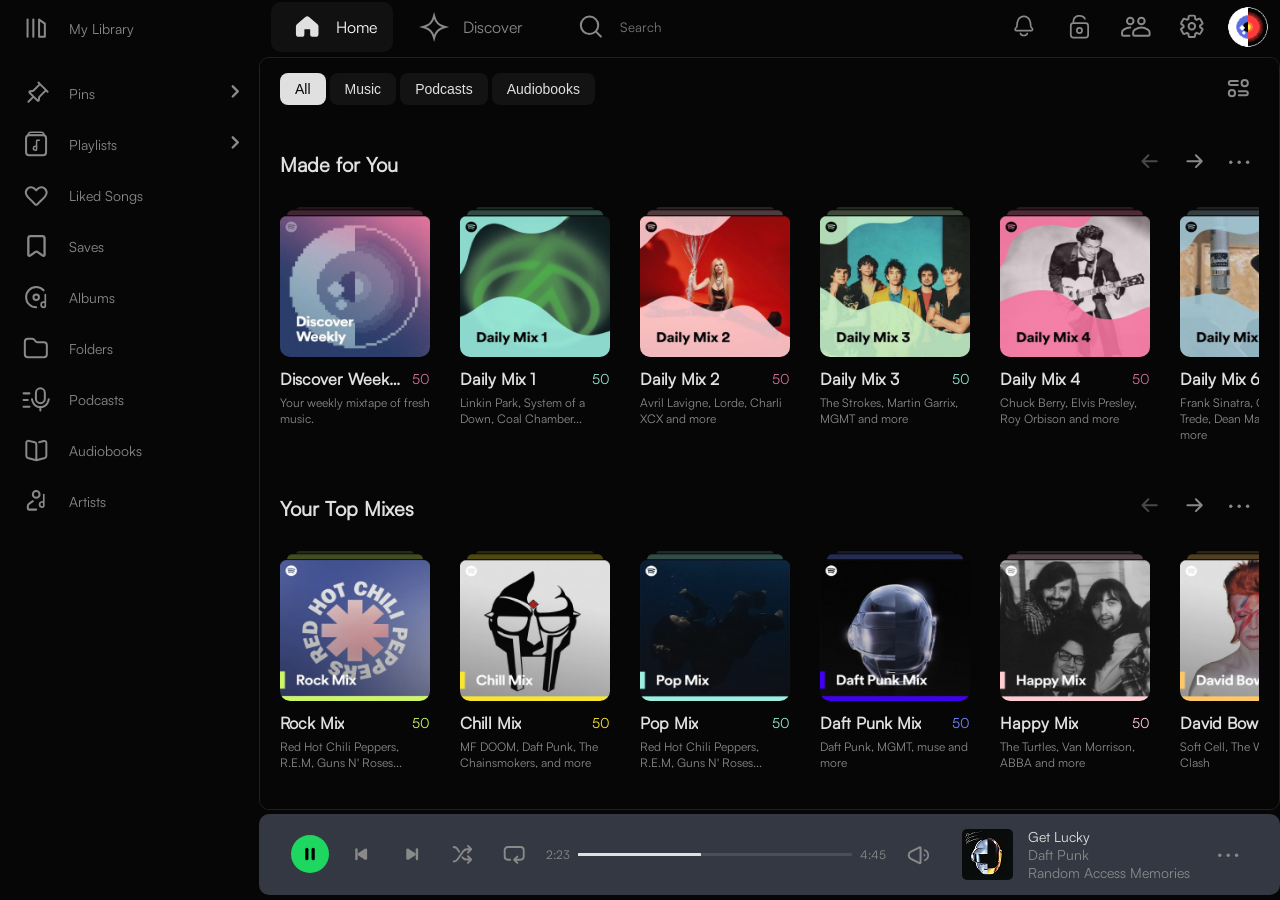
<file: index.html>
<!DOCTYPE html>
<html lang="en">
<head>
    <meta charset="UTF-8">
    <meta name="viewport" content="width=device-width, initial-scale=1.0">
    <title>Spotify</title>
    <link rel="stylesheet" href="css/styles.css" />
</head>
<body>
    <div class="app">
        <!--Left Sidebar-->
        <aside class="sidebar">
            <a href="pages/library.html" class="sidebar-top my-library">
                <img src="images/library-icon.svg" alt="My Library" class="library-icon" />
                <span class="sidebar-title">My Library</span>
            </a>

            <nav class="sidebar-nav">
                <ul>
                    <li class="sidebar-item">
                        <a href="#">
                            <div class="sidebar-item-icon-group">
                                <img src="images/pins-icon.svg" alt="Pins icon" class="sidebar-icon">
                                <span class="sidebar-text">Pins</span>
                            </div>
                            <span><img src="images/arrow-icon.svg" alt="Arrow Icon" class="sidebar-arrow"></span>
                        </a>
                    </li>
                   
                    <li class="sidebar-item">
                        <a href="#">
                            <div class="sidebar-item-icon-group">
                                <img src="images/playlists-icon.svg" alt="Playlists icon" class="sidebar-icon">
                                <span class="sidebar-text">Playlists</span>
                            </div>
                            <span><img src="images/arrow-icon.svg" alt="Arrow Icon" class="sidebar-arrow"></span>
                        </a>
                    </li>

                   <li class="sidebar-item">
                        <a href="./pages/liked-songs.html">
                            <div class="sidebar-item-icon-group">
                                <img src="images/liked-songs-icon.svg" alt="Liked Songs icon" class="sidebar-icon">
                                <span class="sidebar-text">Liked Songs</span>
                            </div>
                        </a>
                    </li>

                    <li class="sidebar-item">
                        <a href="#">
                            <div class="sidebar-item-icon-group">
                                <img src="images/saves-icon.svg" alt="Saves icon" class="sidebar-icon">
                                <span class="sidebar-text">Saves</span>
                            </div>
                        </a>
                    </li>

                    <li class="sidebar-item">
                        <a href="#">
                            <div class="sidebar-item-icon-group">
                                <img src="images/albums-icon.svg" alt="Albums icon" class="sidebar-icon">
                                <span class="sidebar-text">Albums</span>
                            </div>
                        </a>
                    </li>

                    <li class="sidebar-item">
                        <a href="#">
                            <div class="sidebar-item-icon-group">
                                <img src="images/folders-icon.svg" alt="Folders icon" class="sidebar-icon">
                                <span class="sidebar-text">Folders</span>
                            </div>
                        </a>
                    </li>

                    <li class="sidebar-item">
                        <a href="#">
                            <div class="sidebar-item-icon-group">
                                <img src="images/podcasts-icon.svg" alt="Podcasts icon" class="sidebar-icon">
                                <span class="sidebar-text">Podcasts</span>
                            </div>
                        </a>
                    </li>

                    <li class="sidebar-item">
                        <a href="#">
                            <div class="sidebar-item-icon-group">
                                <img src="images/audiobooks-icon.svg" alt="Audiobooks icon" class="sidebar-icon">
                                <span class="sidebar-text">Audiobooks</span>
                            </div>
                        </a>
                    </li>

                    <li class="sidebar-item">
                        <a href="#">
                            <div class="sidebar-item-icon-group">
                                <img src="images/artists-icon.svg" alt="Artists icon" class="sidebar-icon">
                                <span class="sidebar-text">Artists</span>
                            </div>
                        </a>
                    </li>
                </ul>
            </nav>
        </aside>
        <!--header/main content area/footer/friends sidebar container-->
        <div class="content-wrapper">
            <!--Header-->
            <header class="header">
                <div class="header-left-container">
                    <nav>
                        <a href="#" class="header-nav-link" id="home-link-active">
                            <img src="images/home-active-icon.svg" alt="Home Icon" class="home-icon">
                            <span>Home</span>
                        </a>
                        <a href="#" class="header-nav-link">
                            <img src="images/discover-icon.svg" alt="Discover Icon" class="discover-icon">
                            <span>Discover</span>
                        </a>
                    </nav>
                    <a href="pages/search.html" class="header-search">
                        <img src="images/search-icon.svg" alt="" class="search-icon">
                        <input type="text" placeholder="Search" class="search-input">
                    </a>
                </div>
                <div class="header-right-container">
                    <button class="header-icon-btn">
                        <img src="images/notification-icon.svg" alt="Notifications">
                    </button>

                    <button class="header-icon-btn">
                        <img src="images/lock-icon.svg" alt="Security">
                    </button>

                    <a class="header-icon-btn" href="#friends">
                        <img src="images/friends-icon.svg" alt="Friends">
                    </a>

                    <button class="header-icon-btn">
                        <img src="images/settings-icon.svg" alt="Settings">
                    </button>

                    <button class="header-icon-btn">
                        <img src="images/profile-icon.svg" alt="Profile" class="header-avatar">
                    </button>
                </div>
            </header>
            <!--Friends Activity Sidebar-->
            <aside id="friends" class="friends-sidebar">
                <div class="friends-sidebar-header">
                    <h2>Friends Activity</h2>
                    <div class="icons-group">
                        <a>
                            <img src="images/add-friend-icon.svg" alt="Add Friend">
                        </a>
                        <a href="#" class="close">
                            <img src="images/x-close-icon.svg" alt="Close">
                        </a>
                    </div>
                </div>
                <div class="friends-list-container">
                    <div class="friend-card">
                        <img src="images/friend-avatar-1.png" alt="FriendlyMusicListener">
                        <div class="friend-info">
                            <div class="friend-name">FriendlyMusicListener</div>
                            <div class="friend-activity">
                                <img src="images/online-icon.svg" alt="Listenint Now">
                                <div>Goosebumps</div>
                                <span>&bull;</span>
                                <div class="artist">Travis Scott</div>
                            </div>
                        </div>
                    </div>
                    <div class="friend-card">
                        <img src="images/friend-avatar-2.png" alt="AverageMusicEnjoyer">
                        <div class="friend-info">
                            <div class="friend-name">AverageMusicEnjoyer</div>
                            <div class="friend-activity">
                                <img src="images/online-icon.svg" alt="Listenint Now">
                                <div>Get Lucky</div>
                                <span>&bull;</span>
                                <div class="artist">Daft Punk</div>
                            </div>
                        </div>
                    </div>
                    <div class="friend-card">
                        <img src="images/friend-avatar-3.png" alt="MusicEnthusiast">
                        <div class="friend-info">
                            <div class="friend-name">MusicEnthusiast</div>
                            <div class="friend-activity">
                                <span>1h</span>
                                <div>would he</div>
                                <span>&bull;</span>
                                <div class="artist">joji</div>
                            </div>
                        </div>
                    </div>
                    <div class="friend-card">
                        <img src="images/friend-avatar-4.png" alt="IListenToMusic56">
                        <div class="friend-info">
                            <div class="friend-name">IlistenToMusic56</div>
                            <div class="friend-activity">
                                <span>6h</span>
                                <div>Rockstar</div>
                                <span>&bull;</span>
                                <div class="artist">Post Malone</div>
                            </div>
                        </div>
                    </div>
                </div>
            </aside>
            <!--Main Content Area-->
            <main class="home-page main-content">
                <div class="filters-wrapper">
                    <div class="content-filters">
                        <button class="filter active all-button">All</button>
                        <button class="filter">Music</button>
                        <button class="filter">Podcasts</button>
                        <button class="filter">Audiobooks</button>
                    </div>
                    <img src="images/filter-icon.svg" alt="Filter Content">
                </div>
                <!--Recents section (only visible on mobile view)-->
                <section class="none mobile-recents-section">
                    <div class="recents-card">
                        <img src="images/song-image-icon.png" alt="Daft Punk">
                        <div class="recents-card-info">
                            <div class="recents-title">Get Lucky(feat. Pharell Williams)</div>
                            <div class="recents-artist">Daft Punk</div>
                        </div>
                    </div>
                    <div class="recents-card">
                        <img src="images/daily-mix-2.png" alt="Daily Mix 2">
                        <div class="recents-title">Daily Mix 2</div>
                    </div>
                    <div class="recents-card">
                        <img src="images/daily-mix-1.png" alt="Daily Mix 1">
                        <div class="recents-title">Daily Mix 1</div>
                    </div>
                    <div class="recents-card">
                        <img src="images/song-image-icon.png" alt="Daft Punk">
                        <div class="recents-card-info">
                            <div class="recents-title">Instant Crush</div>
                            <div class="recents-artist">Daft Punk</div>
                        </div>
                    </div>
                    <div class="recents-card">
                        <img src="images/song-image-icon.png" alt="Daft Punk">
                        <div class="recents-card-info">
                            <div class="recents-title">Around the world</div>
                            <div class="recents-artist">Daft Punk</div>
                        </div>
                    </div>
                    <div class="recents-card">
                        <img src="images/rock-mix.png" alt="Rock Mix">
                        <div class="recents-title">Rock Mix</div>
                    </div>
                </section>
                <!-- Made for You Section -->
                <section class="home-pg-section">
                    <div class="section-header">
                        <h2>Made for You</h2>
                        <div class="nav-icon-group">
                            <img src="images/back-arrow-icon.svg" alt="Go Back" class="section-header-arrow">
                            <img src="images/next-arrow-icon.svg" alt="Next" class="section-header-arrow">
                            <img src="images/more-icon.svg" alt="More Options">
                        </div>
                    </div>
                    <div class="cards-container">
                        <div class="card">
                            <div class="card-image-wrapper">
                                <img src="images/discover-weekly.png" alt="Discover Weekly" class="card-image">
                            </div>
                            <div class="card-info">
                                <div class="card-title-wrapper">
                                    <h3 class="card-title">Discover Weekly</h3>
                                    <div class="pink">50</div>
                                </div>
                                <div class="card-description">Your weekly mixtape of fresh music.</div>
                            </div>
                        </div>

                        <div class="card">
                            <div class="card-image-wrapper">
                                <img src="images/daily-mix-1.png" alt="Daily Mix 1" class="card-image">
                            </div>
                            <div class="card-info">
                                <div class="card-title-wrapper">
                                    <h3 class="card-title">Daily Mix 1</h3>
                                    <div class="cyan">50</div>
                                </div>
                                <div class="card-description">Linkin Park, System of a Down, Coal Chamber...</div>
                            </div>
                        </div>
                        
                        <div class="card">
                            <div class="card-image-wrapper">
                                <img src="images/daily-mix-2.png" alt="Daily Mix 2" class="card-image">
                            </div>
                            <div class="card-info">
                                <div class="card-title-wrapper">
                                    <h3 class="card-title">Daily Mix 2</h3>
                                    <div class="pink">50</div>
                                </div>
                                <div class="card-description">Avril Lavigne, Lorde, Charli XCX and more</div>
                            </div>
                        </div>

                        <div class="card">
                            <div class="card-image-wrapper">
                                <img src="images/daily-mix-3.png" alt="Daily Mix 3" class="card-image">
                            </div>
                            <div class="card-info">
                                <div class="card-title-wrapper">
                                    <h3 class="card-title">Daily Mix 3</h3>
                                    <div class="cyan">50</div>
                                </div>
                                <div class="card-description">The Strokes, Martin Garrix, MGMT and more</div>
                            </div>
                        </div>

                        <div class="card">
                            <div class="card-image-wrapper">
                                <img src="images/daily-mix-4.png" alt="Daily Mix 4" class="card-image">
                            </div>
                            <div class="card-info">
                                <div class="card-title-wrapper">
                                    <h3 class="card-title">Daily Mix 4</h3>
                                    <div class="pink">50</div>
                                </div>
                                <div class="card-description">Chuck Berry, Elvis Presley, Roy Orbison and more</div>
                            </div>
                        </div>

                        <div class="card">
                            <div class="card-image-wrapper">
                                <img src="images/daily-mix-6.png" alt="Daily Mix 6" class="card-image">
                            </div>
                            <div class="card-info">
                                <div class="card-title-wrapper">
                                    <h3 class="card-title">Daily Mix 6</h3>
                                    <div class="cyan">50</div>
                                </div>
                                <div class="card-description">Frank Sinatra, Gerhard Trede, Dean Martin and more</div>
                            </div>
                        </div>

                        <div class="card">
                            <div class="card-image-wrapper">
                                <img src="images/nirvana-radio.png" alt="Nirvana Radio" class="card-image">
                            </div>
                            <div class="card-info">
                                <div class="card-title-wrapper">
                                    <h3 class="card-title">Nirvana Radio</h3>
                                    <div class="orange">50</div>
                                </div>
                                <div class="card-description">The Strokes, Martin Garrix, MGMT and more</div>
                            </div>
                        </div>

                        <div class="card">
                            <div class="card-image-wrapper">
                                <img src="images/fall-out-boy-radio.png" alt="Fall Out Boy Radio" class="card-image">
                            </div>
                            <div class="card-info">
                                <div class="card-title-wrapper">
                                    <h3 class="card-title">Fall Out Boy Radio</h3>
                                    <div class="pink">50</div>
                                </div>
                                <div class="card-description">With Panic! at the disco, All American Rejects...</div>
                            </div>
                        </div>

                    </div>
                </section>
                <!-- Your Top Mixes -->
                <section class="home-pg-section">
                    <div class="section-header">
                        <h2>Your Top Mixes</h2>
                        <div class="nav-icon-group">
                            <img src="images/back-arrow-icon.svg" alt="Go Back" class="section-header-arrow">
                            <img src="images/next-arrow-icon.svg" alt="Next" class="section-header-arrow">
                            <img src="images/more-icon.svg" alt="More Options">
                        </div>
                    </div>
                    <div class="cards-container">
                        <div class="card">
                            <div class="card-image-wrapper">
                                <img src="images/rock-mix.png" alt="Rock Mix" class="card-image">
                            </div>
                            <div class="card-info">
                                <div class="card-title-wrapper">
                                    <h3 class="card-title">Rock Mix</h3>
                                    <div class="lime">50</div>
                                </div>
                                <div class="card-description">Red Hot Chili Peppers, R.E.M, Guns N' Roses...</div>
                            </div>
                        </div>

                        <div class="card">
                            <div class="card-image-wrapper">
                                <img src="images/chill-mix.png" alt="Chill Mix" class="card-image">
                            </div>
                            <div class="card-info">
                                <div class="card-title-wrapper">
                                    <h3 class="card-title">Chill Mix</h3>
                                    <div class="yellow">50</div>
                                </div>
                                <div class="card-description">MF DOOM, Daft Punk, The Chainsmokers, and more</div>
                            </div>
                        </div>
                        
                        <div class="card">
                            <div class="card-image-wrapper">
                                <img src="images/pop-mix.png" alt="Pop Mix" class="card-image">
                            </div>
                            <div class="card-info">
                                <div class="card-title-wrapper">
                                    <h3 class="card-title">Pop Mix</h3>
                                    <div class="cyan">50</div>
                                </div>
                                <div class="card-description">Red Hot Chili Peppers, R.E.M, Guns N' Roses...</div>
                            </div>
                        </div>

                        <div class="card">
                            <div class="card-image-wrapper">
                                <img src="images/daft-punk-mix.png" alt="Daft Punk Mix" class="card-image">
                            </div>
                            <div class="card-info">
                                <div class="card-title-wrapper">
                                    <h3 class="card-title">Daft Punk Mix</h3>
                                    <div class="blue">50</div>
                                </div>
                                <div class="card-description">Daft Punk, MGMT, muse and more</div>
                            </div>
                        </div>

                        <div class="card">
                            <div class="card-image-wrapper">
                                <img src="images/happy-mix.png" alt="Happy Mix" class="card-image">
                            </div>
                            <div class="card-info">
                                <div class="card-title-wrapper">
                                    <h3 class="card-title">Happy Mix</h3>
                                    <div class="light-pink">50</div>
                                </div>
                                <div class="card-description">The Turtles, Van Morrison, ABBA and more</div>
                            </div>
                        </div>

                        <div class="card">
                            <div class="card-image-wrapper">
                                <img src="images/david-bowie-mix.png" alt="David Bowie Mix" class="card-image">
                            </div>
                            <div class="card-info">
                                <div class="card-title-wrapper">
                                    <h3 class="card-title">David Bowie Mix</h3>
                                    <div class="orange">50</div>
                                </div>
                                <div class="card-description">Soft Cell, The Who and The Clash</div>
                            </div>
                        </div>

                        <div class="card">
                            <div class="card-image-wrapper">
                                <img src="images/upbeat-mix.png" alt="Upbeat Mix" class="card-image">
                            </div>
                            <div class="card-info">
                                <div class="card-title-wrapper">
                                    <h3 class="card-title">Upbeat Mix</h3>
                                    <div class="green">50</div>
                                </div>
                                <div class="card-description">Kylie Minogue, Charli XCX, Cage The Elephant and...</div>
                            </div>
                        </div>

                        <div class="card">
                            <div class="card-image-wrapper">
                                <img src="images/60s-mix.png" alt="60s Mix" class="card-image">
                            </div>
                            <div class="card-info">
                                <div class="card-title-wrapper">
                                    <h3 class="card-title">60s Mix</h3>
                                    <div class="neon-pink">50</div>
                                </div>
                                <div class="card-description">Chuck Berry, Skeeter David, Van Morrison and...</div>
                            </div>
                        </div>

                    </div>
                </section>
                <!--Your Favorite Artists Section-->
                <div class="home-pg-section">
                    <div class="section-header">
                        <h2>Your Favorite Artists</h2>
                        <div class="nav-icon-group">
                            <img src="images/back-arrow-icon.svg" alt="Go Back" class="section-header-arrow">
                            <img src="images/next-arrow-icon.svg" alt="Next" class="section-header-arrow">
                            <img src="images/more-icon.svg" alt="More Options">
                        </div>
                    </div>
                    <div class="cards-container">

                        <div class="card artist-card">
                            <div class="card-image-wrapper">
                                <img src="images/guns-n-roses.png" alt="Guns N' Roses" class="card-image">
                            </div>
                            <div class="card-info">
                                <div class="card-title-wrapper">
                                    <h3 class="card-title">Guns N' Roses</h3>
                                </div>
                            </div>
                        </div>

                        <div class="card artist-card">
                            <div class="card-image-wrapper">
                                <img src="images/daft-punk.png" alt="Daft Punk" class="card-image">
                            </div>
                            <div class="card-info">
                                <div class="card-title-wrapper">
                                    <h3 class="card-title">Daft Punk</h3>
                                </div>
                            </div>
                        </div>

                        <div class="card artist-card">
                            <div class="card-image-wrapper">
                                <img src="images/David-Bowie.png" alt="David Bowie" class="card-image">
                            </div>
                            <div class="card-info">
                                <div class="card-title-wrapper">
                                    <h3 class="card-title">David Bowie</h3>
                                </div>
                            </div>
                        </div>

                    </div>
                </div>
            </main>
            <!--Fixed footer player-->
            <footer class="footer">
                <a href="./pages/song.html" class="footer-overlay"></a>
                <div class="footer-left-group">
                    <div class="player-controls">
                        <img src="images/play-icon.svg" alt="play/pause">
                        <img src="images/prev-icon.svg" alt="skip back">
                        <img src="images/next-icon.svg" alt="skip forward">
                        <img src="images/shuffle-icon.svg" alt="shuffle">
                        <img src="images/repeat-icon.svg" alt="repeat">
                        <div class="play-progress">
                            <div class="runtime">2:23</div>
                            <div class="progress-bar">
                                <div class="progress"></div>
                            </div>
                            <div class="duration">4:45</div>
                        </div>
                        <img src="images/volume-icon.svg" alt="volume">
                    </div>
                    <div class="song-playing">
                        <img src="images/song-image-icon.png" alt="cover">
                        <div class="song-info">
                            <div class="song-title">Get Lucky <span class="none feat">(Feat. Pharrell Williams)</span></div>
                            <div class="artist">Daft Punk</div>
                            <div class="album">Random Access Memories</div>
                        </div>
                    </div>
                    <div class="mobile-footer-icons none">
                        <img src="images/add-song.svg" alt="Add Song">
                        <img src="images/play-mobile-icon.svg" alt="Play/Pause">
                    </div>
                </div>
                <div class="other-controls">
                    <img src="images/like-icon.svg" alt="Add to Liked Songs">
                    <img src="images/add-icon.svg" alt="Add to Playlist">
                    <img src="images/lyrics-icon.svg" alt="Song Lyrics">
                    <img src="images/pc-icon.svg" alt="Device">
                    <img src="images/more-icon.svg" alt="More Options">
                    <div class="line"></div>
                    <img src="images/dj-icon.svg" alt="DJ">
                    <img src="images/queue-icon.svg" alt="Queue">
                </div>
                 <img src="images/more-icon.svg" class="none more-menu" alt="More Options">
                 <!--player progress bar only visible on mobile view-->
                 <div class="mobile-progress-bar none">
                    <div class="progress"></div>
                 </div>
            </footer>
            <!--Mobile Navigation-->
            <nav class="mobile-nav none">
                <div class="nav-item">
                    <img src="images/home-inactive-icon.svg" alt="Home">
                    <a href="">Home</a>
                </div>
                <div class="nav-item">
                    <img src="images/discover-icon.svg" alt="Discover">
                    <a href="">Discover</a>
                </div>
                <div class="nav-item">
                    <img src="images/search-icon.svg" alt="Search">
                    <a href="./pages/search.html">Search</a>
                </div>
                <div class="nav-item">
                    <img src="images/library-icon.svg" alt="Library">
                    <a href="./pages/library.html">Library</a>
                </div>
                <div class="nav-item">
                    <img src="images/user-icon.svg" alt="Profile">
                    <a href="">Me</a>
                </div>
            </nav>
            
        </div>
    </div>
</body>
</html>
</file>
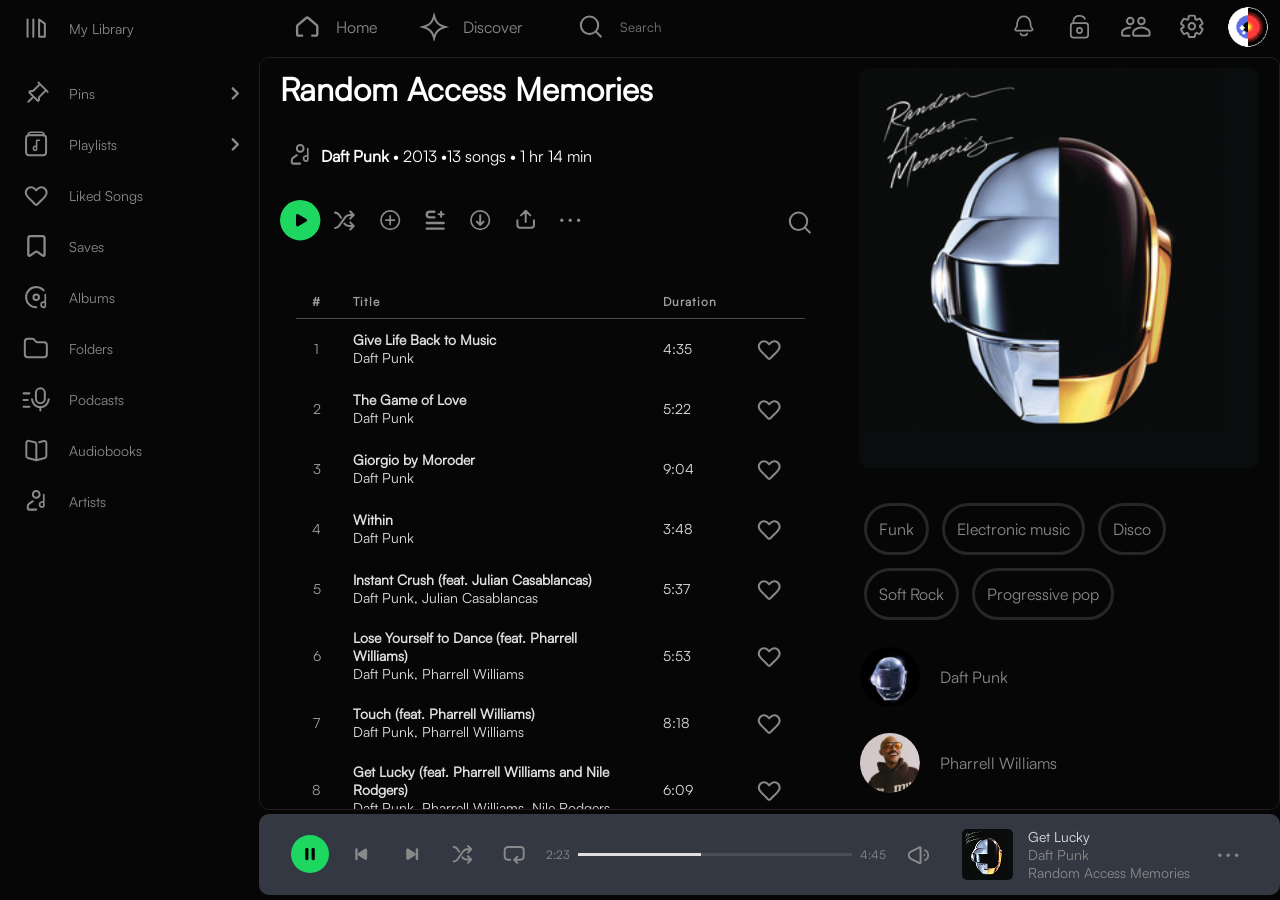
<file: pages/album-page.html>
<html lang="en">
<head>
    <meta charset="UTF-8">
    <meta name="viewport" content="width=device-width, initial-scale=1.0">
    <title>Spotify</title>
    <link rel="stylesheet" href="../css/styles.css" />
</head>
<body>
    <div class="app">
        <aside class="sidebar">
            <a href="./library.html" class="sidebar-top my-library">
                <img src="../images/library-icon.svg" alt="My Library" class="library-icon" />
                <span class="sidebar-title">My Library</span>
            </a>

            <nav class="sidebar-nav">
                <ul>
                    <li class="sidebar-item">
                        <a href="#">
                            <div class="sidebar-item-icon-group">
                                <img src="../images/pins-icon.svg" alt="Pins icon" class="sidebar-icon">
                                <span class="sidebar-text">Pins</span>
                            </div>
                            <span><img src="../images/arrow-icon.svg" alt="Arrow Icon" class="sidebar-arrow"></span>
                        </a>
                    </li>
                   
                    <li class="sidebar-item">
                        <a href="#">
                            <div class="sidebar-item-icon-group">
                                <img src="../images/playlists-icon.svg" alt="Playlists icon" class="sidebar-icon">
                                <span class="sidebar-text">Playlists</span>
                            </div>
                            <span><img src="../images/arrow-icon.svg" alt="Arrow Icon" class="sidebar-arrow"></span>
                        </a>
                    </li>

                   <li class="sidebar-item">
                        <a href="./liked-songs.html">
                            <div class="sidebar-item-icon-group">
                                <img src="../images/liked-songs-icon.svg" alt="Liked Songs icon" class="sidebar-icon">
                                <span class="sidebar-text">Liked Songs</span>
                            </div>
                        </a>
                    </li>

                    <li class="sidebar-item">
                        <a href="#">
                            <div class="sidebar-item-icon-group">
                                <img src="../images/saves-icon.svg" alt="Saves icon" class="sidebar-icon">
                                <span class="sidebar-text">Saves</span>
                            </div>
                        </a>
                    </li>

                    <li class="sidebar-item">
                        <a href="#">
                            <div class="sidebar-item-icon-group">
                                <img src="../images/albums-icon.svg" alt="Albums icon" class="sidebar-icon">
                                <span class="sidebar-text">Albums</span>
                            </div>
                        </a>
                    </li>

                    <li class="sidebar-item">
                        <a href="#">
                            <div class="sidebar-item-icon-group">
                                <img src="../images/folders-icon.svg" alt="Folders icon" class="sidebar-icon">
                                <span class="sidebar-text">Folders</span>
                            </div>
                        </a>
                    </li>

                    <li class="sidebar-item">
                        <a href="#">
                            <div class="sidebar-item-icon-group">
                                <img src="../images/podcasts-icon.svg" alt="Podcasts icon" class="sidebar-icon">
                                <span class="sidebar-text">Podcasts</span>
                            </div>
                        </a>
                    </li>

                    <li class="sidebar-item">
                        <a href="#">
                            <div class="sidebar-item-icon-group">
                                <img src="../images/audiobooks-icon.svg" alt="Audiobooks icon" class="sidebar-icon">
                                <span class="sidebar-text">Audiobooks</span>
                            </div>
                        </a>
                    </li>

                    <li class="sidebar-item">
                        <a href="#">
                            <div class="sidebar-item-icon-group">
                                <img src="../images/artists-icon.svg" alt="Artists icon" class="sidebar-icon">
                                <span class="sidebar-text">Artists</span>
                            </div>
                        </a>
                    </li>
                </ul>
            </nav>
        </aside>
        <div class="content-wrapper">
            <header class="header">
                <div class="header-left-container">
                    <nav>
                        <a href="../index.html" class="header-nav-link">
                            <img src="../images/home-icon.svg" alt="Home Icon" class="home-icon">
                            <span>Home</span>
                        </a>
                        <a href="#" class="header-nav-link">
                            <img src="../images/discover-icon.svg" alt="Discover Icon" class="discover-icon">
                            <span>Discover</span>
                        </a>
                    </nav>
                    <a href="./search.html" class="header-search">
                        <img src="../images/search-icon.svg" alt="" class="search-icon">
                        <input type="text" placeholder="Search" class="search-input">
                    </a>
                </div>
                <div class="header-right-container">
                    <button class="header-icon-btn">
                        <img src="../images/notification-icon.svg" alt="Notifications">
                    </button>

                    <button class="header-icon-btn">
                        <img src="../images/lock-icon.svg" alt="Security">
                    </button>

                    <button class="header-icon-btn">
                        <img src="../images/friends-icon.svg" alt="Friends">
                    </button>

                    <button class="header-icon-btn">
                        <img src="../images/settings-icon.svg" alt="Settings">
                    </button>

                    <button class="header-icon-btn">
                        <img src="../images/profile-icon.svg" alt="Profile" class="header-avatar">
                    </button>
                </div>
            </header>
            <!--Album Page Content-->
            <main class="album-main-content main-content home-page">
                <div class="album-content">
                    <h1>Random Access Memories</h1>
                    <div class="album-info">
                        
                        <img src="../images/artist-icon.svg" alt="artist-icon">
                        <p>
                            <strong>Daft Punk</strong>
                            • 2013 •13 songs • 1 hr 14 min
                        </p>
                    
                    </div>
                    <div class="album-btns">
                        <div class="left-btns"> 
                            <img src="../images/play-btn.svg" alt="play">
                            <img src="../images/shuffle-btn.svg" alt="shuffle">
                            <img src="../images/add-btn.svg" alt="add">
                            <img src="../images/btn-btn.svg" alt="btn">
                            <img src="../images/download-btn.svg" alt="download">
                            <img src="../images/upload-btn.svg" alt="upload">
                            <img src="../images/more-btn.svg" alt="more">
                        </div>
                        <div class="right-btns">
                            <img src="../images/search-btn.svg" alt="search">
                        </div>
                    </div>

                    <!-- table starts here-->
                    <div class="album-table">
                        <table class="artist-table">
                            <thead class="song-header">
                                <tr>
                                    <th>#</th>
                                    <th>Title</th>
                                    <th>Duration</th>
                                    <th></th>
                                </tr>
                            </thead>

                            <tbody class="included-songs">
                                <tr>
                                    <td>1</td>
                                    <td>
                                        <div class="liked-songs-info">
                                            <h4>Give Life Back to Music</h4>
                                            <p>Daft Punk</p>
                                        </div>
                                    </td>
                                    <td>4:35</td>
                                    <td><img src="../images/grey-heart.svg" alt="grey-heart"></td>
                                </tr>
                            </tbody>

                            <tbody class="included-songs">
                                <tr>
                                    <td>2</td>
                                    <td>
                                        <div class="liked-songs-info">
                                            <h4>The Game of Love</h4>
                                            <p>Daft Punk</p>
                                        </div>
                                    </td>
                                    <td>5:22</td>
                                    <td><img src="../images/grey-heart.svg" alt="grey-heart"></td>
                                </tr>
                            </tbody>

                            <tbody class="included-songs">
                                <tr>
                                    <td>3</td>
                                    <td>
                                        <div class="liked-songs-info">
                                            <h4>Giorgio by Moroder</h4>
                                            <p>Daft Punk</p>
                                        </div>
                                    </td>
                                    <td>9:04</td>
                                    <td><img src="../images/grey-heart.svg" alt="grey-heart"></td>
                                </tr>
                            </tbody>

                            <tbody class="included-songs">
                                <tr>
                                    <td>4</td>
                                    <td>
                                        <div class="liked-songs-info">
                                            <h4>Within</h4>
                                            <p>Daft Punk</p>
                                        </div>
                                    </td>
                                    <td>3:48</td>
                                    <td><img src="../images/grey-heart.svg" alt="grey-heart"></td>
                                </tr>
                            </tbody>

                            <tbody class="included-songs">
                                <tr>
                                    <td>5</td>
                                    <td>
                                        <div class="liked-songs-info">
                                            <h4>Instant Crush (feat. Julian Casablancas)</h4>
                                            <p>Daft Punk, Julian Casablancas</p>
                                        </div>
                                    </td>
                                    <td>5:37</td>
                                    <td><img src="../images/grey-heart.svg" alt="grey-heart"></td>
                                </tr>
                            </tbody>

                            <tbody class="included-songs">
                                <tr>
                                    <td>6</td>
                                    <td>
                                        <div class="liked-songs-info">
                                            <h4>Lose Yourself to Dance (feat. Pharrell Williams)</h4>
                                            <p>Daft Punk, Pharrell Williams</p>
                                        </div>
                                    </td>
                                    <td>5:53</td>
                                    <td><img src="../images/grey-heart.svg" alt="grey-heart"></td>
                                </tr>
                            </tbody>

                            <tbody class="included-songs">
                                <tr>
                                    <td>7</td>
                                    <td>
                                        <div class="liked-songs-info">
                                            <h4>Touch (feat. Pharrell Williams)</h4>
                                            <p>Daft Punk, Pharrell Williams</p>
                                        </div>
                                    </td>
                                    <td>8:18</td>
                                    <td><img src="../images/grey-heart.svg" alt="grey-heart"></td>
                                </tr>
                            </tbody>

                            <tbody class="included-songs">
                                <tr>
                                    <td>8</td>
                                    <td>
                                        <div class="liked-songs-info">
                                            <h4>Get Lucky (feat. Pharrell Williams and Nile Rodgers)</h4>
                                            <p>Daft Punk, Pharrell Williams, Nile Rodgers</p>
                                        </div>
                                    </td>
                                    <td>6:09</td>
                                    <td><img src="../images/grey-heart.svg" alt="grey-heart"></td>
                                </tr>
                            </tbody>

                            <tbody class="included-songs">
                                <tr>
                                    <td>9</td>
                                    <td>
                                        <div class="liked-songs-info">
                                            <h4>Beyond</h4>
                                            <p>Daft Punk</p>
                                        </div>
                                    </td>
                                    <td>4:50</td>
                                    <td><img src="../images/grey-heart.svg" alt="grey-heart"></td>
                                </tr>
                            </tbody>
                        </table>
                    </div>

                </div>

                

                <div class="album-info-wrapper">
                    <img src="../images/daft-punk-random.svg" alt="daft-punk-random">
                    <div class="music-genrs">
                        <span>Funk</span>
                        <span>Electronic music</span>
                        <span>Disco</span>
                        <span>Soft Rock</span>
                        <span>Progressive pop</span>
                    </div>
                    <div class="artists-info">
                        <div class="artist-name">
                            <img src="../images/daft.svg" alt="">
                            <p>Daft Punk</pp>
                        </div>
                        <div class="artist-name">
                            <img src="../images/pharrell.svg" alt="">
                            <p>Pharrell Williams</p>
                        </div>
                        <div class="artist-name">
                            <img src="../images/nile.svg" alt="">
                            <p>Nile Rodgers</p>
                        </div>
                    </div>
                </div>
                
            </main> 
            <!--end of Album page-->
            <footer class="footer">
                <a href="./song.html" class="footer-overlay"></a>
                <div class="footer-left-group">
                    <div class="player-controls">
                        <img src="../images/play-icon.svg" alt="play/pause">
                        <img src="../images/prev-icon.svg" alt="skip back">
                        <img src="../images/next-icon.svg" alt="skip forward">
                        <img src="../images/shuffle-icon.svg" alt="shuffle">
                        <img src="../images/repeat-icon.svg" alt="repeat">
                        <div class="play-progress">
                            <div class="runtime">2:23</div>
                            <div class="progress-bar">
                                <div class="progress"></div>
                            </div>
                            <div class="duration">4:45</div>
                        </div>
                        <img src="../images/volume-icon.svg" alt="volume">
                    </div>
                    <div class="song-playing">
                        <img src="../images/song-image-icon.png" alt="cover">
                        <div class="song-info">
                            <div class="song-title">Get Lucky<span class="none feat">(Feat. Pharrell Williams)</span></div>
                            <div class="artist">Daft Punk</div>
                            <div class="album">Random Access Memories</div>
                        </div>
                    </div>
                    <div class="mobile-footer-icons none">
                        <img src="../images/add-song.svg" alt="Add Song">
                        <img src="../images/play-mobile-icon.svg" alt="Play/Pause">
                    </div>
                </div>
                <div class="other-controls">
                    <img src="../images/like-icon.svg" alt="Add to Liked Songs">
                    <img src="../images/add-icon.svg" alt="Add to Playlist">
                    <img src="../images/lyrics-icon.svg" alt="Song Lyrics">
                    <img src="../images/pc-icon.svg" alt="Device">
                    <img src="../images/more-icon.svg" alt="More Options">
                    <div class="line"></div>
                    <img src="../images/dj-icon.svg" alt="DJ">
                    <img src="../images/queue-icon.svg" alt="Queue">
                </div>
                 <img src="../images/more-icon.svg" class="none more-menu" alt="More Options">
                 <!--player progress bar for mobile view-->
                 <div class="mobile-progress-bar none">
                    <div class="progress"></div>
                 </div>
            </footer>
            <!--Mobile Navigation-->
            <nav class="mobile-nav none">
                <div class="nav-item">
                    <img src="../images/home-inactive-icon.svg" alt="Home">
                    <a href="../index.html">Home</a>
                </div>
                <div class="nav-item">
                    <img src="../images/discover-icon.svg" alt="Discover">
                    <a href="">Discover</a>
                </div>
                <div class="nav-item">
                    <img src="../images/search-icon.svg" alt="Search">
                    <a href="./search.html">Search</a>
                </div>
                <div class="nav-item">
                    <img src="../images/library-icon.svg" alt="Library">
                    <a href="./library.html">Library</a>
                </div>
                <div class="nav-item">
                    <img src="../images/user-icon.svg" alt="Profile">
                    <a href="">Me</a>
                </div>
            </nav>
        </div>
    </div> 
</body>
</html>
</file>
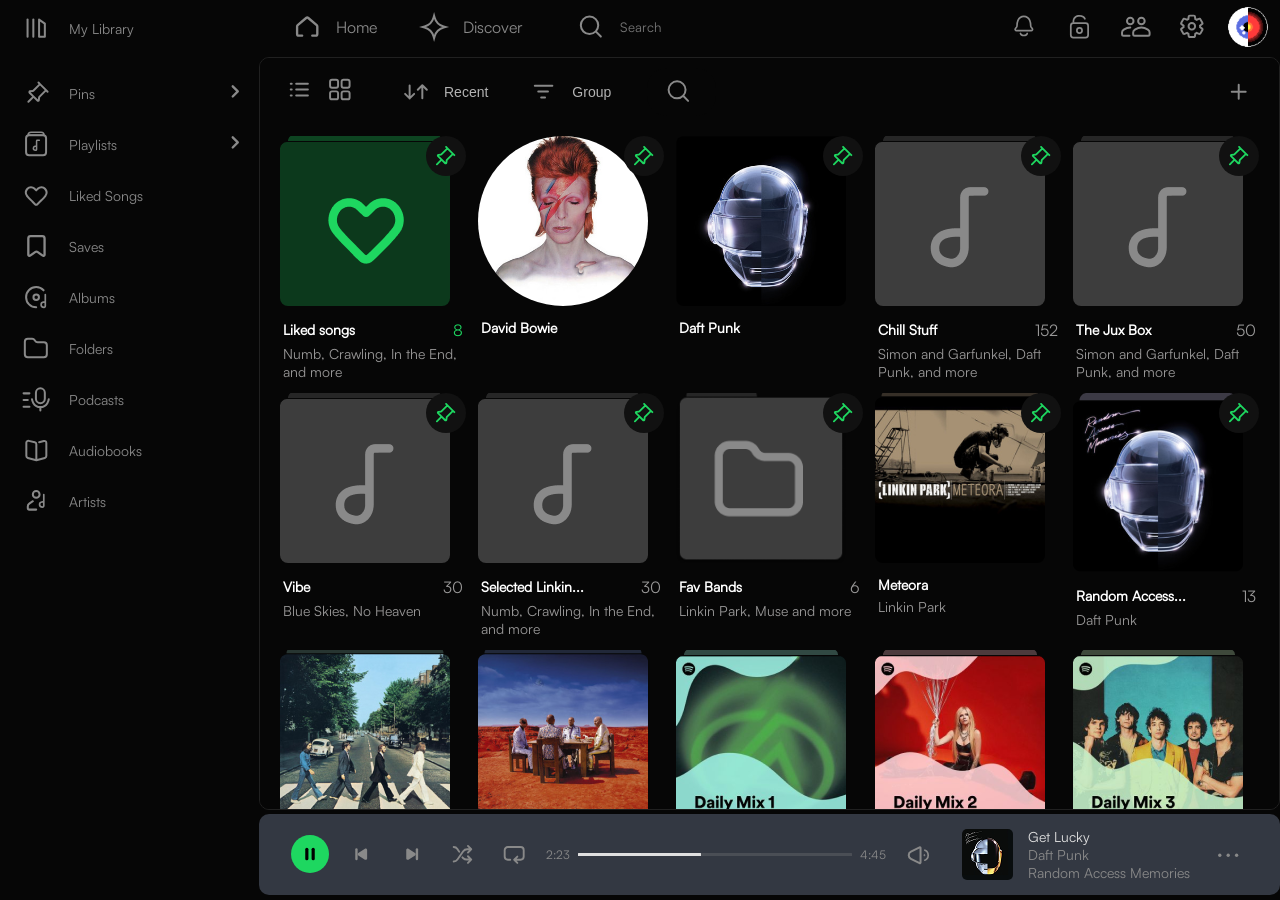
<file: pages/library.html>
<!DOCTYPE html>
<html lang="en">
<head>
    <meta charset="UTF-8">
    <meta name="viewport" content="width=device-width, initial-scale=1.0">
    <title>Spotify</title>
    <link rel="stylesheet" href="../css/styles.css" />
</head>
<body>
    <div class="app">
        <aside class="sidebar">
            <div class="sidebar-top">
                <img src="../images/library-icon.svg" alt="My Library" class="library-icon" />
                <span class="sidebar-title">My Library</span>
            </div>

            <nav class="sidebar-nav">
                <ul>
                    <li class="sidebar-item">
                        <a href="#">
                            <div class="sidebar-item-icon-group">
                                <img src="../images/pins-icon.svg" alt="Pins icon" class="sidebar-icon">
                                <span class="sidebar-text">Pins</span>
                            </div>
                            <span><img src="../images/arrow-icon.svg" alt="Arrow Icon" class="sidebar-arrow"></span>
                        </a>
                    </li>
                   
                    <li class="sidebar-item">
                        <a href="#">
                            <div class="sidebar-item-icon-group">
                                <img src="../images/playlists-icon.svg" alt="Playlists icon" class="sidebar-icon">
                                <span class="sidebar-text">Playlists</span>
                            </div>
                            <span><img src="../images/arrow-icon.svg" alt="Arrow Icon" class="sidebar-arrow"></span>
                        </a>
                    </li>

                   <li class="sidebar-item">
                        <a href="./liked-songs.html">
                            <div class="sidebar-item-icon-group">
                                <img src="../images/liked-songs-icon.svg" alt="Liked Songs icon" class="sidebar-icon">
                                <span class="sidebar-text">Liked Songs</span>
                            </div>
                        </a>
                    </li>

                    <li class="sidebar-item">
                        <a href="#">
                            <div class="sidebar-item-icon-group">
                                <img src="../images/saves-icon.svg" alt="Saves icon" class="sidebar-icon">
                                <span class="sidebar-text">Saves</span>
                            </div>
                        </a>
                    </li>

                    <li class="sidebar-item">
                        <a href="#">
                            <div class="sidebar-item-icon-group">
                                <img src="../images/albums-icon.svg" alt="Albums icon" class="sidebar-icon">
                                <span class="sidebar-text">Albums</span>
                            </div>
                        </a>
                    </li>

                    <li class="sidebar-item">
                        <a href="#">
                            <div class="sidebar-item-icon-group">
                                <img src="../images/folders-icon.svg" alt="Folders icon" class="sidebar-icon">
                                <span class="sidebar-text">Folders</span>
                            </div>
                        </a>
                    </li>

                    <li class="sidebar-item">
                        <a href="#">
                            <div class="sidebar-item-icon-group">
                                <img src="../images/podcasts-icon.svg" alt="Podcasts icon" class="sidebar-icon">
                                <span class="sidebar-text">Podcasts</span>
                            </div>
                        </a>
                    </li>

                    <li class="sidebar-item">
                        <a href="#">
                            <div class="sidebar-item-icon-group">
                                <img src="../images/audiobooks-icon.svg" alt="Audiobooks icon" class="sidebar-icon">
                                <span class="sidebar-text">Audiobooks</span>
                            </div>
                        </a>
                    </li>

                    <li class="sidebar-item">
                        <a href="#">
                            <div class="sidebar-item-icon-group">
                                <img src="../images/artists-icon.svg" alt="Artists icon" class="sidebar-icon">
                                <span class="sidebar-text">Artists</span>
                            </div>
                        </a>
                    </li>
                </ul>
            </nav>
        </aside>
        <div class="content-wrapper">
            <header class="header">
                <div class="header-left-container">
                    <nav>
                        <a href="../index.html" class="header-nav-link">
                            <img src="../images/home-icon.svg" alt="Home Icon" class="home-icon">
                            <span>Home</span>
                        </a>
                        <a href="#" class="header-nav-link">
                            <img src="../images/discover-icon.svg" alt="Discover Icon" class="discover-icon">
                            <span>Discover</span>
                        </a>
                    </nav>
                    <a href="./search.html" class="header-search">
                        <img src="../images/search-icon.svg" alt="" class="search-icon">
                        <input type="text" placeholder="Search" class="search-input">
                    </a>
                </div>
                <div class="header-right-container">
                    <button class="header-icon-btn">
                        <img src="../images/notification-icon.svg" alt="Notifications">
                    </button>

                    <button class="header-icon-btn">
                        <img src="../images/lock-icon.svg" alt="Security">
                    </button>

                    <button class="header-icon-btn">
                        <img src="../images/friends-icon.svg" alt="Friends">
                    </button>

                    <button class="header-icon-btn">
                        <img src="../images/settings-icon.svg" alt="Settings">
                    </button>

                    <button class="header-icon-btn">
                        <img src="../images/profile-icon.svg" alt="Profile" class="header-avatar">
                    </button>
                </div>
            </header>
                <!--main content starts here-->
            <main class="main-content home-page">
                <!--Search Bar (only visible in mobile view)-->
                <div class="none search-container">
                    <div class="search-bar">
                        <input type="text" placeholder="What do you want to play?" />
                        <span class="search-icon">
                            <img src="../images/search-field-icon-mobile.svg" alt="search">
                        </span>
                    </div>
                    <img src="../images/plus-sign-icon.svg" alt="add">
                </div>
                 <!--filters and buttons for switching between grid and list-->
                <div class="library-button-wrapper">
                    <div class="left-group">
                        <div class="library-icon-btn">
                            <a href="#list">
                                <img src="../images/list-icon.svg" alt="list">
                            </a>
                            <a href="#grid">
                                <img src="../images/grid-icon.svg" alt="grid">
                            </a>
                        </div>

                        <button class="library-icon-btn">
                            <img src="../images/sort-icon.svg" alt="sort">
                            <span>Recent</span>
                        </button>

                        <button class="library-icon-btn">
                            <img src="../images/filter-icon-2.svg" alt="filter">
                            <span>Group</span>
                        </button>

                        <form class="library-icon-btn">
                            <img src="../images/search-icon.svg" alt="search">
                            <input type="text">
                        </form>
                            
                    </div>
                    <div class="right-group">
                        <button class="library-icon-btn">
                            <img src="../images/plus-sign-icon.svg" alt="add">
                        </button>
                    </div>
                </div>
                <!--buttons only visible in mobile view-->
                <div class="buttons-wrapper none">
                    <div class="button-group">
                        <img src="../images/group-icon.svg" alt="group">
                        <span>Group</span>
                    </div>
                    <div class="button-group">
                        <span>Recents</span>
                        <img src="../images/recents-icon.svg" alt="recents">
                    </div>
                </div>
                <div class="grid-view" id="list">
                    <!--grid content-->
                        <div class="library-main-content"> 
                            <div class="song-wrapper">
                                <div class="song-image-wrapper">
                                    <img src="../images/green-heart.png" alt="green-heart">
                                </div>
                                <div class="pin-image-wrapper"> 
                                    <img src="../images/pin-icon.svg" alt="pin">
                                </div>
                                <div class="song-info">    
                                    <div class="song-title-wrapper">
                                        <div class="playlist-icon">
                                            <div class="none list-icon">
                                                <img src="../images/playlist-icon.svg" alt="playlist">
                                            </div>
                                            <h4>Liked songs</h4>
                                        </div>
                                        <div class="neon-green count">8</div>
                                    </div>
                                    <div class="box-description">Numb, Crawling, In the End, and more</div>
                                </div>
                                <div class="date none">2 weeks ago</div>
                                <div class="date none">2 weeks ago</div>
                            </div>

                            <div class="song-wrapper">
                                <div class="song-image-wrapper1">
                                    <img src="../images/David-Bowie.png" alt="David-Bowie">
                                </div>
                                <div class="pin-image-wrapper"> 
                                    <img src="../images/pin-icon.svg" alt="pin">
                                </div>
                                <div class="song-info">    
                                    <div class="song-title-wrapper">
                                        <div class="playlist-icon">
                                            <div class="none list-icon">
                                                <img src="../images/playlist-icon.svg" alt="playlist">
                                            </div>
                                            <h4>David Bowie</h4>
                                        </div>
                                    </div>
                                </div>
                                <div class="date none">2 weeks ago</div>
                                <div class="date none">2 weeks ago</div>
                            </div>

                            <div class="song-wrapper">
                                <div class="song-image-wrapper">
                                    <img src="../images/daft-punk.png" alt="daft-punk">
                                </div>
                                <div class="pin-image-wrapper"> 
                                    <img src="../images/pin-icon.svg" alt="pin">
                                </div>
                                <div class="song-info">    
                                    <div class="song-title-wrapper">
                                        <div class="playlist-icon">
                                            <div class="none list-icon">
                                                <img src="../images/playlist-icon.svg" alt="playlist">
                                            </div>
                                            <h4>Daft Punk</h4>
                                        </div>
                                    </div>
                                </div>
                                <div class="date none">2 weeks ago</div>
                                <div class="date none">2 weeks ago</div>
                            </div>

                            <div class="song-wrapper">
                                <div class="song-image-wrapper">
                                    <img src="../images/music.png" alt="Chill-stuff">
                                </div>
                                <div class="pin-image-wrapper"> 
                                    <img src="../images/pin-icon.svg" alt="pin">
                                </div>
                                <div class="song-info">    
                                    <div class="song-title-wrapper">
                                        <div class="playlist-icon">
                                            <div class="none list-icon">
                                                <img src="../images/playlist-icon.svg" alt="playlist">
                                            </div>
                                            <h4>Chill Stuff</h4>
                                        </div>
                                        <div class="light-gray count">152</div>
                                    </div>
                                    <div class="box-description">Simon and Garfunkel, Daft Punk, and more</div>
                                </div>
                                <div class="date none">2 weeks ago</div>
                                <div class="date none">2 weeks ago</div>
                            </div>

                            <div class="song-wrapper">
                                <div class="song-image-wrapper">
                                    <img src="../images/music.png" alt="The-Jux-Box">
                                </div>
                                <div class="pin-image-wrapper"> 
                                    <img src="../images/pin-icon.svg" alt="pin">
                                </div>
                                <div class="song-info">    
                                    <div class="song-title-wrapper">
                                        <div class="playlist-icon">
                                            <div class="none list-icon">
                                                <img src="../images/playlist-icon.svg" alt="playlist">
                                            </div>
                                            <h4>The Jux Box</h4>
                                        </div>
                                        <div class="light-gray count">50</div>
                                    </div>
                                    <div class="box-description">Simon and Garfunkel, Daft Punk, and more</div>
                                </div>
                                <div class="date none">2 weeks ago</div>
                                <div class="date none">2 weeks ago</div>
                            </div>

                            <div class="song-wrapper">
                                <div class="song-image-wrapper">
                                    <img src="../images/music.png" alt="Vibe">
                                </div>
                                <div class="pin-image-wrapper"> 
                                    <img src="../images/pin-icon.svg" alt="pin">
                                </div>
                                <div class="song-info">    
                                    <div class="song-title-wrapper">
                                        <div class="playlist-icon">
                                            <div class="none list-icon">
                                                <img src="../images/playlist-icon.svg" alt="playlist">
                                            </div>
                                            <h4>Vibe</h4>
                                        </div>
                                        <div class="light-gray count">30</div>
                                    </div>
                                    <div class="box-description">Blue Skies, No Heaven</div>
                                </div>
                                <div class="date none">2 weeks ago</div>
                                <div class="date none">2 weeks ago</div>
                            </div>
                            
                            <div class="song-wrapper">
                                <div class="song-image-wrapper">
                                    <img src="../images/music.png" alt="Selected-Linkin">
                                </div>
                                <div class="pin-image-wrapper"> 
                                    <img src="../images/pin-icon.svg" alt="pin">
                                </div>
                                <div class="song-info">    
                                    <div class="song-title-wrapper">
                                        <div class="playlist-icon">
                                            <div class="none list-icon">
                                                <img src="../images/playlist-icon.svg" alt="playlist">
                                            </div>
                                            <h4>Selected Linkin...</h4>
                                        </div>
                                        <div class="light-gray count">30</div>
                                    </div>
                                    <div class="box-description">Numb, Crawling, In the End, and more</div>
                                </div>
                                <div class="date none">2 weeks ago</div>
                                <div class="date none">2 weeks ago</div>
                            </div>

                            <div class="song-wrapper">
                                <div class="song-image-wrapper">
                                    <img src="../images/folder.png" alt="fav-bands">
                                </div>
                                <div class="pin-image-wrapper"> 
                                    <img src="../images/pin-icon.svg" alt="pin">
                                </div>
                                <div class="song-info">    
                                    <div class="song-title-wrapper">
                                        <div class="playlist-icon">
                                            <div class="none list-icon">
                                                <img src="../images/playlist-icon.svg" alt="playlist">
                                            </div>
                                            <h4>Fav Bands</h4>
                                        </div>
                                        <div class="light-gray count">6</div>
                                    </div>
                                    <div class="box-description">Linkin Park, Muse and more</div>
                                </div>
                                <div class="date none">2 weeks ago</div>
                                <div class="date none">2 weeks ago</div>
                            </div>

                            <div class="song-wrapper">
                                <div class="song-image-wrapper">
                                    <img src="../images/linkin-park.png" alt="linkin-park">
                                </div>
                                <div class="pin-image-wrapper"> 
                                    <img src="../images/pin-icon.svg" alt="pin">
                                </div>
                                <div class="song-info">    
                                    <div class="song-title-wrapper">
                                        <div class="playlist-icon">
                                            <div class="none list-icon">
                                                <img src="../images/playlist-icon.svg" alt="playlist">
                                            </div>
                                            <h4>Meteora</h4>
                                        </div>
                                    </div>
                                    <div class="box-description">Linkin Park</div>
                                </div>
                                <div class="date none">2 weeks ago</div>
                                <div class="date none">2 weeks ago</div>
                            </div>

                            <div class="song-wrapper">
                                <a  href="./album-page.html" song-image-wrapper">
                                    <img src="../images/random.png" alt="random">
                                </a>
                                <div class="pin-image-wrapper"> 
                                    <img src="../images/pin-icon.svg" alt="pin">
                                </div>
                                <div class="song-info">    
                                    <div class="song-title-wrapper">
                                        <div class="playlist-icon">
                                            <div class="none list-icon">
                                                <img src="../images/playlist-icon.svg" alt="playlist">
                                            </div>
                                            <h4>Random Access...</h4>
                                        </div>
                                        <div class="light-gray count">13</div>
                                    </div>
                                    <div class="box-description">Daft Punk</div>
                                </div>
                                <div class="date none">2 weeks ago</div>
                                <div class="date none">2 weeks ago</div>
                            </div>

                            <div class="song-wrapper">
                                <div class="song-image-wrapper">
                                    <img src="../images/The-Beatles.png" alt="abbey-road">
                                </div>
                                <div class="song-info">    
                                    <div class="song-title-wrapper">
                                        <div class="playlist-icon">
                                            <div class="none list-icon">
                                                <img src="../images/playlist-icon.svg" alt="playlist">
                                            </div>
                                            <h4>Abbey Road</h4>
                                        </div>
                                        <div class="light-gray count">13</div>
                                    </div>
                                    <div class="box-description">The Beatles</div>
                                </div>
                                <div class="date none">2 weeks ago</div>
                                <div class="date none">2 weeks ago</div>
                            </div>

                            <div class="song-wrapper">
                                <div class="song-image-wrapper">
                                    <img src="../images/muse.png" alt="muse">
                                </div>
                                <div class="song-info">    
                                    <div class="song-title-wrapper">
                                        <div class="playlist-icon">
                                            <div class="none list-icon">
                                                <img src="../images/playlist-icon.svg" alt="playlist">
                                            </div>
                                            <h4>Black Holes and...</h4>
                                        </div>
                                        <div class="light-gray count">13</div>
                                    </div>
                                    <div class="box-description">Muse</div>
                                </div>
                                <div class="date none">2 weeks ago</div>
                                <div class="date none">2 weeks ago</div>
                            </div>

                            <div class="song-wrapper">
                                <div class="song-image-wrapper">
                                    <img src="../images/dailymix1.png" alt="mix">
                                </div>
                                <div class="song-info">    
                                    <div class="song-title-wrapper">
                                        <div class="playlist-icon">
                                            <div class="none list-icon">
                                                <img src="../images/playlist-icon.svg" alt="playlist">
                                            </div>
                                            <h4>Daily Mix 1</h4>
                                        </div>
                                        <div class="light-blue count">50</div>
                                    </div>
                                    <div class="box-description">Linkin Park, System Of A Down, Coal Chamber...</div>
                                </div>
                                <div class="date none">2 weeks ago</div>
                                <div class="date none">2 weeks ago</div>
                            </div>

                            <div class="song-wrapper">
                                <div class="song-image-wrapper">
                                    <img src="../images/dailymix2.png" alt="mix">
                                </div>
                                <div class="song-info">    
                                    <div class="song-title-wrapper">
                                        <div class="playlist-icon">
                                            <div class="none list-icon">
                                                <img src="../images/playlist-icon.svg" alt="playlist">
                                            </div>
                                            <h4>Daily Mix 2</h4>
                                        </div>
                                        <div class="light-pink count">50</div>
                                    </div>
                                    <div class="box-description">Avril Lavigne, Lorde, Charli XCX and more</div>
                                </div>
                                <div class="date none">2 weeks ago</div>
                                <div class="date none">2 weeks ago</div>
                            </div>

                            <div class="song-wrapper">
                                <div class="song-image-wrapper">
                                    <img src="../images/dailymix3.png" alt="mix">
                                </div>
                                <div class="song-info">    
                                    <div class="song-title-wrapper">
                                        <div class="playlist-icon">
                                            <div class="none list-icon">
                                                <img src="../images/playlist-icon.svg" alt="playlist">
                                            </div>
                                            <h4>Daily Mix 3</h4>
                                        </div>
                                        <div class="light-green count">50</div>
                                    </div>
                                    <div class="box-description">The Strokes, Martin Garrix, MGMT and more</div>
                                </div>
                                <div class="date none">2 weeks ago</div>
                                <div class="date none">2 weeks ago</div>
                            </div>

                            <div class="song-wrapper">
                                <div class="song-image-wrapper">
                                    <img src="../images/Rockmix.png" alt="mix">
                                </div>
                                <div class="song-info">    
                                    <div class="song-title-wrapper">
                                        <div class="playlist-icon">
                                            <div class="none list-icon">
                                                <img src="../images/playlist-icon.svg" alt="playlist">
                                            </div>
                                            <h4>Daily Mix 4</h4>
                                        </div>
                                        <div class="neon-yellow count">50</div>
                                    </div>
                                    <div class="box-description">Red Hot Chili Peppers, R.E.M., Guns N' Roses...</div>
                                </div>
                                <div class="date none">2 weeks ago</div>
                                <div class="date none">2 weeks ago</div>
                            </div>

                            <div class="song-wrapper">
                                <div class="song-image-wrapper">
                                    <img src="../images/chillmix.png" alt="mix">
                                </div>
                                <div class="song-info">    
                                    <div class="song-title-wrapper">
                                        <div class="playlist-icon">
                                            <div class="none list-icon">
                                                <img src="../images/playlist-icon.svg" alt="playlist">
                                            </div>
                                            <h4>Chill Mix</h4>
                                        </div>
                                        <div class="yellow count">50</div>
                                    </div>
                                    <div class="box-description">MF DOOM, Daft Punk, The Chainsmokers, and more</div>
                                </div>
                                <div class="date none">2 weeks ago</div>
                                <div class="date none">2 weeks ago</div>
                            </div>

                            <div class="song-wrapper">
                                <div class="song-image-wrapper">
                                    <img src="../images/popmix.png" alt="mix">
                                </div>
                                <div class="song-info">    
                                    <div class="song-title-wrapper">
                                        <div class="playlist-icon">
                                            <div class="none list-icon">
                                                <img src="../images/playlist-icon.svg" alt="playlist">
                                            </div>
                                            <h4>Pop Mix</h4>
                                        </div>
                                        <div class="aqua count">50</div>
                                    </div>
                                    <div class="box-description">Red Hot Chili Peppers, R.E.M., Guns N' Roses...</div>
                                </div>
                                <div class="date none">2 weeks ago</div>
                                <div class="date none">2 weeks ago</div>
                            </div>    
                        </div>
                    </div>
                <!--List View-->
                <div class="list-view">
                    <!--folders dropdown-->
                    <details open>
                        <summary>
                            <span>Folders</span>
                            <img src="../images/dropdown-arrow.svg" alt="see more" class="dropdown-arrow">
                        </summary>
                        <div class="list-item-container">
                            <div class="list-item">
                                <div class="item">
                                    <img src="../images/folder.png" alt="fav bands" class="grid-img">
                                    <img src="../images/folder-list-icon.png" alt="fav bands" class="list-img">
                                    <img src="../images/pin-icon.svg" alt="pinned" class="pin-icon">
                                    <div class="title">
                                        <img src="../images/folder-icon.svg">
                                        <div>Fav bands</div>
                                        <div class="grid-count gray">5</div>
                                    </div>
                                    <div class="description-box">
                                        Linkin Park, Muse, and more
                                    </div>
                                </div>
                                <div class="white-space"></div>
                                <div class="info">
                                    <div>50</div>
                                    <div>2 weeks ago</div>
                                    <div>2 weeks ago</div>
                                </div>
                            </div>
                        </div>
                    </details>
                    <!--playlists dropdown-->
                    <details open>
                        <summary>
                            <span>Playlists</span>
                            <img src="../images/dropdown-arrow.svg" alt="see more" class="dropdown-arrow">
                        </summary>
                        <div class="list-item-container">
                            <div class="list-item">
                                <div class="item">
                                    <img src="../images/green-heart.png" alt="liked songs" class="grid-img">
                                    <img src="../images/liked-songs-list-icon.png" alt="liked songs" class="list-img">
                                    <img src="../images/pin-icon.svg" alt="pinned" class="pin-icon">
                                    <div class="title">
                                        <img src="../images/playlist-icon.svg">
                                        <div>Liked songs</div>
                                        <div class="grid-count spotify-green">12</div>
                                    </div>
                                    <div class="description-box">
                                        Get Lucky, Instant Crush, and more
                                    </div>
                                </div>
                                <div class="white-space"></div>
                                <div class="info">
                                    <div>50</div>
                                    <div>2 weeks ago</div>
                                    <div>2 weeks ago</div>
                                </div>
                            </div>

                            <div class="list-item">
                                <div class="item">
                                    <img src="../images/music.png" alt="chill stuff" class="grid-img">
                                    <img src="../images/playlist-list-icon.png" alt="chill stuff" class="list-img">
                                    <img src="../images/pin-icon.svg" alt="pinned" class="pin-icon">
                                    <div class="title">
                                        <img src="../images/playlist-icon.svg">
                                        <div>Chill Stuff</div>
                                        <div class="grid-count gray">152</div>
                                    </div>
                                    <div class="description-box">
                                        Simon and Garfunkel, Daft Punk, and more
                                    </div>
                                </div>
                                <div class="white-space"></div>
                                <div class="info">
                                    <div>50</div>
                                    <div>2 weeks ago</div>
                                    <div>2 weeks ago</div>
                                </div>
                            </div>

                            <div class="list-item">
                                <div class="item">
                                    <img src="../images/music.png" alt="rock n roll" class="grid-img">
                                    <img src="../images/playlist-list-icon.png" alt="rock n roll" class="list-img">
                                    <img src="../images/pin-icon.svg" alt="pinned" class="pin-icon">
                                    <div class="title">
                                        <img src="../images/playlist-icon.svg">
                                        <div>Rock n Roll</div>
                                        <div class="grid-count gray">30</div>
                                    </div>
                                    <div class="description-box">
                                        Metallica, Guns N’ Roses, and more
                                    </div>
                                </div>
                                <div class="white-space"></div>
                                <div class="info">
                                    <div>50</div>
                                    <div>2 weeks ago</div>
                                    <div>2 weeks ago</div>
                                </div>
                            </div>

                            <div class="list-item">
                                <div class="item">
                                    <img src="../images/music.png" alt="vibe" class="grid-img">
                                    <img src="../images/playlist-list-icon.png" alt="vibe" class="list-img">
                                    <img src="../images/pin-icon.svg" alt="pinned" class="pin-icon">
                                    <div class="title">
                                        <img src="../images/playlist-icon.svg">
                                        <div>Vibe</div>
                                        <div class="grid-count gray">2</div>
                                    </div>
                                    <div class="description-box">
                                        Blue Skies, No Heaven
                                    </div>
                                </div>
                                <div class="white-space"></div>
                                <div class="info">
                                    <div>50</div>
                                    <div>2 weeks ago</div>
                                    <div>2 weeks ago</div>
                                </div>
                            </div>

                            <div class="list-item">
                                <div class="item">
                                    <img src="../images/music.png" alt="selected linkin park" class="grid-img">
                                    <img src="../images/playlist-list-icon.png" alt="Selected Linkin Park" class="list-img">
                                    <img src="../images/pin-icon.svg" alt="pinned" class="pin-icon">
                                    <div class="title">
                                        <img src="../images/playlist-icon.svg">
                                        <div>Selected Linkin Park</div>
                                        <div class="grid-count gray">2</div>
                                    </div>
                                    <div class="description-box">
                                        Numb, Crawling, In the End, and more
                                    </div>
                                </div>
                                <div class="white-space"></div>
                                <div class="info">
                                    <div>50</div>
                                    <div>2 weeks ago</div>
                                    <div>2 weeks ago</div>
                                </div>
                            </div>
                        </div>
                    </details>
                    <!--Playlists by Spotify dropdown-->
                    <details open>
                        <summary>
                            <span>Playlists By Spotify</span>
                            <img src="../images/dropdown-arrow.svg" alt="see more" class="dropdown-arrow">
                        </summary>
                        <div class="list-item-container">
                            <div class="list-item">
                                <div class="item">
                                    <img src="../images/daily-mix-1.png" alt="daily mix 1" class="grid-img">
                                    <img src="../images/daily-mix-1-list.png" alt="daily mix 1" class="list-img">
                                    <img src="../images/pin-icon.svg" alt="pinned" class="pin-icon">
                                    <div class="title">
                                        <img src="../images/playlist-icon.svg">
                                        <div>Daily Mix 1</div>
                                        <div class="grid-count cyan">50</div>
                                    </div>
                                    <div class="description-box">
                                        Linkin Park, System Of A Down, Coal Chamber...
                                    </div>
                                </div>
                                <div class="white-space"></div>
                                <div class="info">
                                    <div>50</div>
                                    <div>2 weeks ago</div>
                                    <div>2 weeks ago</div>
                                </div>
                            </div>

                            <div class="list-item">
                                <div class="item">
                                    <img src="../images/daily-mix-2.png" alt="daily mix 2" class="grid-img">
                                    <img src="../images/daily-mix-2-list.png" alt="daily mix 2" class="list-img">
                                    <img src="../images/pin-icon.svg" alt="pinned" class="pin-icon">
                                    <div class="title">
                                        <img src="../images/playlist-icon.svg">
                                        <div>Daily Mix 2</div>
                                        <div class="grid-count light-pink">32</div>
                                    </div>
                                    <div class="description-box">
                                        Avril Lavigne, Lorde, Charli XCX and more
                                    </div>
                                </div>
                                <div class="white-space"></div>
                                <div class="info">
                                    <div>50</div>
                                    <div>2 weeks ago</div>
                                    <div>2 weeks ago</div>
                                </div>
                            </div>

                            <div class="list-item">
                                <div class="item">
                                    <img src="../images/daily-mix-3.png" alt="daily mix 3" class="grid-img">
                                    <img src="../images/daily-mix-3-list.png" alt="daily mix 3" class="list-img">
                                    <img src="../images/pin-icon.svg" alt="pinned" class="pin-icon">
                                    <div class="title">
                                        <img src="../images/playlist-icon.svg">
                                        <div>Daily Mix 3</div>
                                        <div class="grid-count light-green">50</div>
                                    </div>
                                    <div class="description-box">
                                        The Strokes, Martin Garrix, MGMT and more
                                    </div>
                                </div>
                                <div class="white-space"></div>
                                <div class="info">
                                    <div>50</div>
                                    <div>2 weeks ago</div>
                                    <div>2 weeks ago</div>
                                </div>
                            </div>

                            <div class="list-item">
                                <div class="item">
                                    <img src="../images/rock-mix.png" alt="rock mix" class="grid-img">
                                    <img src="../images/rock-mix-list.png" alt="rock mix" class="list-img">
                                    <img src="../images/pin-icon.svg" alt="pinned" class="pin-icon">
                                    <div class="title">
                                        <img src="../images/playlist-icon.svg">
                                        <div>Rock Mix</div>
                                        <div class="grid-count lime">50</div>
                                    </div>
                                    <div class="description-box">
                                        Red Hot Chili Peppers, R.E.M., Guns N’ Roses...
                                    </div>
                                </div>
                                <div class="white-space"></div>
                                <div class="info">
                                    <div>50</div>
                                    <div>2 weeks ago</div>
                                    <div>2 weeks ago</div>
                                </div>
                            </div>

                            <div class="list-item">
                                <div class="item">
                                    <img src="../images/chill-mix.png" alt="chill mix" class="grid-img">
                                    <img src="../images/chill-mix-list.png" alt="chill mix" class="list-img">
                                    <img src="../images/pin-icon.svg" alt="pinned" class="pin-icon">
                                    <div class="title">
                                        <img src="../images/playlist-icon.svg">
                                        <div>Chill Mix</div>
                                        <div class="grid-count yellow">32</div>
                                    </div>
                                    <div class="description-box">
                                        MF DOOM, Daft Punk, The Chainsmokers, and more
                                    </div>
                                </div>
                                <div class="white-space"></div>
                                <div class="info">
                                    <div>50</div>
                                    <div>2 weeks ago</div>
                                    <div>2 weeks ago</div>
                                </div>
                            </div>

                            <div class="list-item">
                                <div class="item">
                                    <img src="../images/pop-mix.png" alt="pop mix" class="grid-img">
                                    <img src="../images/pop-mix-list.png" alt="pop mix" class="list-img">
                                    <img src="../images/pin-icon.svg" alt="pinned" class="pin-icon">
                                    <div class="title">
                                        <img src="../images/playlist-icon.svg">
                                        <div>Pop Mix</div>
                                        <div class="grid-count cyan">50</div>
                                    </div>
                                    <div class="description-box">
                                        Red Hot Chili Peppers, R.E.M., Guns N’ Roses...
                                    </div>
                                </div>
                                <div class="white-space"></div>
                                <div class="info">
                                    <div>50</div>
                                    <div>2 weeks ago</div>
                                    <div>2 weeks ago</div>
                                </div>
                            </div>        
                        </div>
                    </details>
                    <!--Albums dropdown-->
                    <details open>
                        <summary>
                            <span>Albums</span>
                            <img src="../images/dropdown-arrow.svg" alt="see more" class="dropdown-arrow">
                        </summary>
                        <div class="list-item-container">
                            <div class="list-item">
                                <div class="item">
                                    <img src="../images/linkin-park.png" alt="meteora" class="grid-img">
                                    <img src="../images/meteora-list.png" alt="meteora" class="list-img">
                                    <img src="../images/pin-icon.svg" alt="pinned" class="pin-icon">
                                    <div class="title">
                                        <img src="../images/album-icon.svg">
                                        <div>Meteora</div>
                                    </div>
                                    <div class="description-box">
                                        Linkin Park
                                    </div>
                                </div>
                                <div class="white-space"></div>
                                <div class="info">
                                    <div>50</div>
                                    <div>2 weeks ago</div>
                                    <div>2 weeks ago</div>
                                </div>
                            </div>

                            <div class="list-item">
                                <div class="item">
                                    <img src="../images/random.png" alt="random access memory" class="grid-img">
                                    <img src="../images/ram-list.png" alt="random access memory" class="list-img">
                                    <img src="../images/pin-icon.svg" alt="pinned" class="pin-icon">
                                    <div class="title">
                                        <img src="../images/album-icon.svg">
                                        <div>Random Access Memory</div>
                                    </div>
                                    <div class="description-box">
                                        Daft Punk
                                    </div>
                                </div>
                                <div class="white-space"></div>
                                <div class="info">
                                    <div>50</div>
                                    <div>2 weeks ago</div>
                                    <div>2 weeks ago</div>
                                </div>
                            </div>

                            <div class="list-item">
                                <div class="item">
                                    <img src="../images/The-Beatles.png" alt="abbey road" class="grid-img">
                                    <img src="../images/abbey-road-list.png" alt="abbey road" class="list-img">
                                    <img src="../images/pin-gray.svg" alt="pin" class="pin-icon pin-gray">
                                    <div class="title">
                                        <img src="../images/album-icon.svg">
                                        <div>Abbey Road</div>
                                    </div>
                                    <div class="description-box">
                                        The Beatles
                                    </div>
                                </div>
                                <div class="white-space"></div>
                                <div class="info">
                                    <div>50</div>
                                    <div>2 weeks ago</div>
                                    <div>2 weeks ago</div>
                                </div>
                            </div>

                            <div class="list-item">
                                <div class="item">
                                    <img src="../images/muse.png" alt="black holes and revelations" class="grid-img">
                                    <img src="../images/black-holes-list.png" alt="black holes and revelations" class="list-img">
                                    <img src="../images/pin-gray.svg" alt="pin" class="pin-icon pin-gray">
                                    <div class="title">
                                        <img src="../images/album-icon.svg">
                                        <div>Black Holes and Revelations</div>
                                    </div>
                                    <div class="description-box">
                                        Muse
                                    </div>
                                </div>
                                <div class="white-space"></div>
                                <div class="info">
                                    <div>50</div>
                                    <div>2 weeks ago</div>
                                    <div>2 weeks ago</div>
                                </div>
                            </div>
                        </div>
                    </details>
                    <!--Artists dropdown-->
                    <details open>
                        <summary>
                            <span>Artists</span>
                            <img src="../images/dropdown-arrow.svg" alt="see more" class="dropdown-arrow">
                        </summary>
                        <div class="list-item-container">
                            <div class="list-item">
                                <div class="item">
                                    <img src="../images/daft-punk.png" alt="chill stuff" class="grid-img grid-artist-img">
                                    <img src="../images/daft-punk.png" alt="daft punk" class="list-img artist-img">
                                    <img src="../images/pin-icon.svg" alt="pinned" class="pin-icon">
                                    <div class="title">
                                        <img src="../images/artist-icon.svg">
                                        <div>Daft Punk</div>
                                    </div>
                                </div>
                                <div class="white-space"></div>
                                <div class="info">
                                    <div>50</div>
                                    <div>2 weeks ago</div>
                                    <div>2 weeks ago</div>
                                </div>
                            </div>

                            <div class="list-item">
                                <div class="item">
                                    <img src="../images/David-Bowie.png" alt="david bowie" class="grid-img grid-artist-img">
                                    <img src="../images/David-Bowie.png" alt="david bowie" class="list-img artist-img">
                                    <img src="../images/pin-icon.svg" alt="pinned" class="pin-icon">
                                    <div class="title">
                                        <img src="../images/artist-icon.svg">
                                        <div>David Bowie</div>
                                    </div>
                                </div>
                                <div class="white-space"></div>
                                <div class="info">
                                    <div>50</div>
                                    <div>2 weeks ago</div>
                                    <div>2 weeks ago</div>
                                </div>
                            </div>

                            <div class="list-item">
                                <div class="item">
                                    <img src="../images/guns-n-roses.png" alt="guns n roses" class="grid-img grid-artist-img">
                                    <img src="../images/guns-n-roses.png" alt="guns n roses" class="list-img artist-img">
                                    <img src="../images/pin-gray.svg" alt="pin" class="pin-icon pin-gray">
                                    <div class="title">
                                        <img src="../images/artist-icon.svg">
                                        <div>Guns N' Roses</div>
                                    </div>
                                </div>
                                <div class="white-space"></div>
                                <div class="info">
                                    <div>50</div>
                                    <div>2 weeks ago</div>
                                    <div>2 weeks ago</div>
                                </div>
                            </div>
                        </div>
                    </details>
                </div>

            </main>
            <!--main content ends here-->
            <footer class="footer">
                <a href="./song.html" class="footer-overlay"></a>
                <div class="footer-left-group">
                    <div class="player-controls">
                        <img src="../images/play-icon.svg" alt="play/pause">
                        <img src="../images/prev-icon.svg" alt="skip back">
                        <img src="../images/next-icon.svg" alt="skip forward">
                        <img src="../images/shuffle-icon.svg" alt="shuffle">
                        <img src="../images/repeat-icon.svg" alt="repeat">
                        <div class="play-progress">
                            <div class="runtime">2:23</div>
                            <div class="progress-bar">
                                <div class="progress"></div>
                            </div>
                            <div class="duration">4:45</div>
                        </div>
                        <img src="../images/volume-icon.svg" alt="volume">
                    </div>
                    <div class="song-playing">
                        <img src="../images/song-image-icon.png" alt="cover">
                        <div class="song-info">
                            <div class="song-title">Get Lucky<span class="none feat">(Feat. Pharrell Williams)</span></div>
                            <div class="artist">Daft Punk</div>
                            <div class="album">Random Access Memories</div>
                        </div>
                    </div>
                    <div class="mobile-footer-icons none">
                        <img src="../images/add-song.svg" alt="Add Song">
                        <img src="../images/play-mobile-icon.svg" alt="Play/Pause">
                    </div>
                </div>
                <div class="other-controls">
                    <img src="../images/like-icon.svg" alt="Add to Liked Songs">
                    <img src="../images/add-icon.svg" alt="Add to Playlist">
                    <img src="../images/lyrics-icon.svg" alt="Song Lyrics">
                    <img src="../images/pc-icon.svg" alt="Device">
                    <img src="../images/more-icon.svg" alt="More Options">
                    <div class="line"></div>
                    <img src="../images/dj-icon.svg" alt="DJ">
                    <img src="../images/queue-icon.svg" alt="Queue">
                </div>
                 <img src="../images/more-icon.svg" class="none more-menu" alt="More Options">
                 <!--player progress bar for mobile view-->
                 <div class="mobile-progress-bar none">
                    <div class="progress"></div>
                 </div>
            </footer>
            <!--Mobile Navigation-->
            <nav class="mobile-nav none">
                <div class="nav-item">
                    <img src="../images/home-inactive-icon.svg" alt="Home">
                    <a href="../index.html">Home</a>
                </div>
                <div class="nav-item">
                    <img src="../images/discover-icon.svg" alt="Discover">
                    <a href="">Discover</a>
                </div>
                <div class="nav-item">
                    <img src="../images/search-icon.svg" alt="Search">
                    <a href="./search.html">Search</a>
                </div>
                <div class="nav-item">
                    <img src="../images/library-icon.svg" alt="Library">
                    <a href="./library.html">Library</a>
                </div>
                <div class="nav-item">
                    <img src="../images/user-icon.svg" alt="Profile">
                    <a href="">Me</a>
                </div>
            </nav>
        </div>
    </div>
</body>
</html>
</file>
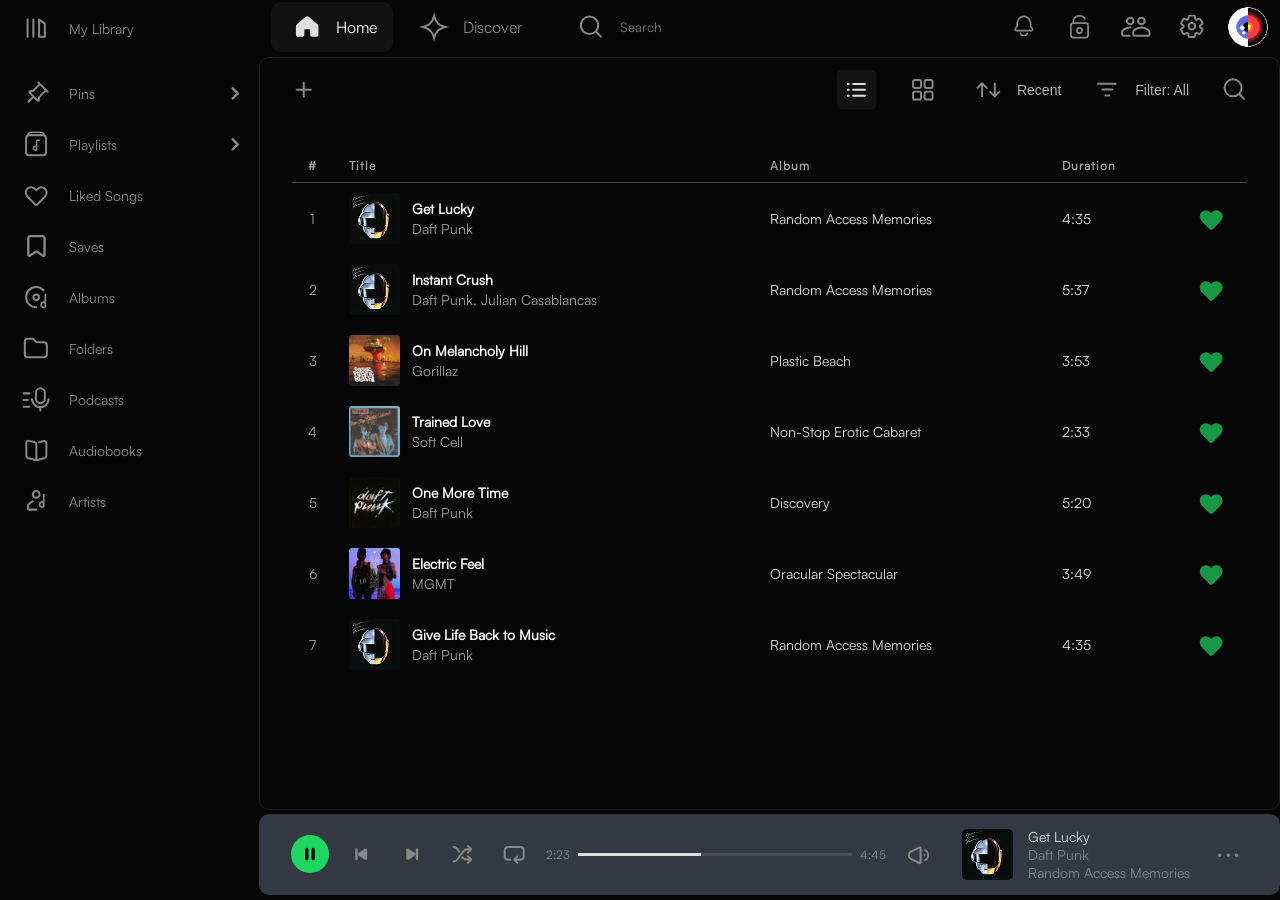
<file: pages/liked-songs.html>
<html lang="en">
<head>
    <meta charset="UTF-8">
    <meta name="viewport" content="width=device-width, initial-scale=1.0">
    <title>Spotify</title>
    <link rel="stylesheet" href="../css/styles.css" />
</head>
<body>
    <div class="app">
        <!--Left Sidebar-->
        <aside class="sidebar">
            <a href="./library.html" class="sidebar-top">
                <img src="../images/library-icon.svg" alt="My Library" class="library-icon" />
                <span class="sidebar-title">My Library</span>
            </a>

            <nav class="sidebar-nav">
                <ul>
                    <li class="sidebar-item">
                        <a href="#">
                            <div class="sidebar-item-icon-group">
                                <img src="../images/pins-icon.svg" alt="Pins icon" class="sidebar-icon">
                                <span class="sidebar-text">Pins</span>
                            </div>
                            <span><img src="../images/arrow-icon.svg" alt="Arrow Icon" class="sidebar-arrow"></span>
                        </a>
                    </li>
                   
                    <li class="sidebar-item">
                        <a href="#">
                            <div class="sidebar-item-icon-group">
                                <img src="../images/playlists-icon.svg" alt="Playlists icon" class="sidebar-icon">
                                <span class="sidebar-text">Playlists</span>
                            </div>
                            <span><img src="../images/arrow-icon.svg" alt="Arrow Icon" class="sidebar-arrow"></span>
                        </a>
                    </li>

                   <li class="sidebar-item">
                        <a href="#">
                            <div class="sidebar-item-icon-group">
                                <img src="../images/liked-songs-icon.svg" alt="Liked Songs icon" class="sidebar-icon">
                                <span class="sidebar-text">Liked Songs</span>
                            </div>
                        </a>
                    </li>

                    <li class="sidebar-item">
                        <a href="#">
                            <div class="sidebar-item-icon-group">
                                <img src="../images/saves-icon.svg" alt="Saves icon" class="sidebar-icon">
                                <span class="sidebar-text">Saves</span>
                            </div>
                        </a>
                    </li>

                    <li class="sidebar-item">
                        <a href="#">
                            <div class="sidebar-item-icon-group">
                                <img src="../images/albums-icon.svg" alt="Albums icon" class="sidebar-icon">
                                <span class="sidebar-text">Albums</span>
                            </div>
                        </a>
                    </li>

                    <li class="sidebar-item">
                        <a href="#">
                            <div class="sidebar-item-icon-group">
                                <img src="../images/folders-icon.svg" alt="Folders icon" class="sidebar-icon">
                                <span class="sidebar-text">Folders</span>
                            </div>
                        </a>
                    </li>

                    <li class="sidebar-item">
                        <a href="#">
                            <div class="sidebar-item-icon-group">
                                <img src="../images/podcasts-icon.svg" alt="Podcasts icon" class="sidebar-icon">
                                <span class="sidebar-text">Podcasts</span>
                            </div>
                        </a>
                    </li>

                    <li class="sidebar-item">
                        <a href="#">
                            <div class="sidebar-item-icon-group">
                                <img src="../images/audiobooks-icon.svg" alt="Audiobooks icon" class="sidebar-icon">
                                <span class="sidebar-text">Audiobooks</span>
                            </div>
                        </a>
                    </li>

                    <li class="sidebar-item">
                        <a href="#">
                            <div class="sidebar-item-icon-group">
                                <img src="../images/artists-icon.svg" alt="Artists icon" class="sidebar-icon">
                                <span class="sidebar-text">Artists</span>
                            </div>
                        </a>
                    </li>
                </ul>
            </nav>
        </aside>
        <!--header/main content area/footer/friends sidebar container-->
        <div class="content-wrapper">
            <!--Header-->
            <header class="header">
                <div class="header-left-container">
                    <nav>
                        <a href="../index.html" class="header-nav-link" id="home-link-active">
                            <img src="../images/home-active-icon.svg" alt="Home Icon" class="home-icon">
                            <span>Home</span>
                        </a>
                        <a href="#" class="header-nav-link">
                            <img src="../images/discover-icon.svg" alt="Discover Icon" class="discover-icon">
                            <span>Discover</span>
                        </a>
                    </nav>
                    <a href="./search.html" class="header-search">
                        <img src="../images/search-icon.svg" alt="" class="search-icon">
                        <input type="text" placeholder="Search" class="search-input">
                    </a>
                </div>
                <div class="header-right-container">
                    <button class="header-icon-btn">
                        <img src="../images/notification-icon.svg" alt="Notifications">
                    </button>

                    <button class="header-icon-btn">
                        <img src="../images/lock-icon.svg" alt="Security">
                    </button>

                    <a class="header-icon-btn" href="#friends">
                        <img src="../images/friends-icon.svg" alt="Friends">
                    </a>

                    <button class="header-icon-btn">
                        <img src="../images/settings-icon.svg" alt="Settings">
                    </button>

                    <button class="header-icon-btn">
                        <img src="../images/profile-icon.svg" alt="Profile" class="header-avatar">
                    </button>
                </div>
            </header>
            <!--Friends Activity Sidebar-->
            <aside id="friends" class="friends-sidebar">
                <div class="friends-sidebar-header">
                    <h2>Friends Activity</h2>
                    <div class="icons-group">
                        <a>
                            <img src="../images/add-friend-icon.svg" alt="Add Friend">
                        </a>
                        <a href="#" class="close">
                            <img src="../images/x-close-icon.svg" alt="Close">
                        </a>
                    </div>
                </div>
                <div class="friends-list-container">
                    <div class="friend-card">
                        <img src="../images/friend-avatar-1.png" alt="FriendlyMusicListener">
                        <div class="friend-info">
                            <div class="friend-name">FriendlyMusicListener</div>
                            <div class="friend-activity">
                                <img src="../images/online-icon.svg" alt="Listenint Now">
                                <div>Goosebumps</div>
                                <span>&bull;</span>
                                <div class="artist">Travis Scott</div>
                            </div>
                        </div>
                    </div>
                    <div class="friend-card">
                        <img src="../images/friend-avatar-2.png" alt="AverageMusicEnjoyer">
                        <div class="friend-info">
                            <div class="friend-name">AverageMusicEnjoyer</div>
                            <div class="friend-activity">
                                <img src="../images/online-icon.svg" alt="Listenint Now">
                                <div>Get Lucky</div>
                                <span>&bull;</span>
                                <div class="artist">Daft Punk</div>
                            </div>
                        </div>
                    </div>
                    <div class="friend-card">
                        <img src="../images/friend-avatar-3.png" alt="MusicEnthusiast">
                        <div class="friend-info">
                            <div class="friend-name">MusicEnthusiast</div>
                            <div class="friend-activity">
                                <span>1h</span>
                                <div>would he</div>
                                <span>&bull;</span>
                                <div class="artist">joji</div>
                            </div>
                        </div>
                    </div>
                    <div class="friend-card">
                        <img src="../images/friend-avatar-4.png" alt="IListenToMusic56">
                        <div class="friend-info">
                            <div class="friend-name">IlistenToMusic56</div>
                            <div class="friend-activity">
                                <span>6h</span>
                                <div>Rockstar</div>
                                <span>&bull;</span>
                                <div class="artist">Post Malone</div>
                            </div>
                        </div>
                    </div>
                </div>
            </aside>
            <!--Main Content Area-->
            <main class="liked-songs-content main-content home-page">
                <div class="liked-songs-header">
                    <div class="left-side">
                        <button class="liked-songs-btn">
                            <img src="../images/plusicon.svg" alt="plus-icon">
                        </button>
                    </div>
                    <div class="right-side">
                        <button class="liked-songs-btn">
                            <img src="../images/listicon.svg" alt="list-icon">
                        </button>

                        <button class="liked-songs-btn">
                            <img src="../images/gridicon.svg" alt="grid-icon">
                        </button>

                        <button class="liked-songs-btn">
                            <img src="../images/twoarrow.svg" alt="recent">
                            <span>Recent</span>
                        </button>

                        <button class="liked-songs-btn">
                            <img src="../images/filter.svg" alt="filter-all">
                            <span>Filter: All</span>
                        </button>

                        <button class="liked-songs-btn">
                            <img src="../images/searchicon.svg" alt="search">
                        </button>
                    </div>  
                </div>
                <!-- here starts table -->
                <section id="liked-songs-table">
                    <table class="songs-table">
                        <thead class="songs-header">
                            <tr>
                                <th>#</th>
                                <th>Title</th>
                                <th>Album</th>
                                <th>Duration</th>
                                <th></th>
                            </tr>
                        </thead>

                        <tbody class="songs-description">
                            <tr>
                                <td>1</td>
                                <td>
                                    <img src="../images/song-image-icon.png" alt="daft-punk">
                                    <div class="liked-songs-info">
                                        <h4>Get Lucky</h4>
                                        <p>Daft Punk</p>
                                    </div>
                                </td>
                                <td>Random Access Memories</td>
                                <td>4:35</td>
                                <td><img src="../images/little-green-heart.svg" alt="heart"></td>
                            </tr>
                        </tbody>

                        <tbody class="songs-description">
                            <tr>
                                <td>2</td>
                                <td>
                                    <img src="../images/song-image-icon.png" alt="daft-punk">
                                    <div class="liked-songs-info">
                                        <h4>Instant Crush</h4>
                                        <p>Daft Punk, Julian Casablancas </p>
                                    </div>
                                </td>
                                <td>Random Access Memories</td>
                                <td>5:37</td>
                                <td><img src="../images/little-green-heart.svg" alt="heart"></td>
                            </tr>
                        </tbody>

                        <tbody class="songs-description">
                            <tr>
                                <td>3</td>
                                <td>
                                    <img src="../images/Gorillaz.svg" alt="gorillaz">
                                    <div class="liked-songs-info">
                                        <h4>On Melancholy Hill</h4>
                                        <p>Gorillaz</p>
                                    </div>
                                </td>
                                <td>Plastic Beach</td>
                                <td>3:53</td>
                                <td><img src="../images/little-green-heart.svg" alt="heart"></td>
                            </tr>
                        </tbody>

                         <tbody class="songs-description">
                            <tr>
                                <td>4</td>
                                <td>
                                    <img src="../images/softcell.svg" alt="soft-cell">
                                    <div class="liked-songs-info">
                                        <h4>Trained Love</h4>
                                        <p>Soft Cell</p>
                                    </div>
                                </td>
                                <td>Non-Stop Erotic Cabaret</td>
                                <td>2:33</td>
                                <td><img src="../images/little-green-heart.svg" alt="heart"></td>
                            </tr>
                        </tbody>

                         <tbody class="songs-description">
                            <tr>
                                <td>5</td>
                                <td>
                                    <img src="../images/one-more-time.svg" alt="daft-punk">
                                    <div class="liked-songs-info">
                                        <h4>One More Time</h4>
                                        <p>Daft Punk</p>
                                    </div>
                                </td>
                                <td>Discovery</td>
                                <td>5:20</td>
                                <td><img src="../images/little-green-heart.svg" alt="heart"></td>
                            </tr>
                        </tbody>

                         <tbody class="songs-description">
                            <tr>
                                <td>6</td>
                                <td>
                                    <img src="../images/MGMT.svg" alt="mgmt">
                                    <div class="liked-songs-info">
                                        <h4>Electric Feel</h4>
                                        <p>MGMT</p>
                                    </div>
                                </td>
                                <td>Oracular Spectacular</td>
                                <td>3:49</td>
                                <td><img src="../images/little-green-heart.svg" alt="heart"></td>
                            </tr>
                        </tbody>

                        <tbody class="songs-description">
                            <tr>
                                <td>7</td>
                                <td>
                                    <img src="../images/song-image-icon.png" alt="daft-punk">
                                    <div class="liked-songs-info">
                                        <h4>Give Life Back to Music</h4>
                                        <p>Daft Punk</p>
                                    </div>
                                </td>
                                <td>Random Access Memories</td>
                                <td>4:35</td>
                                <td><img src="../images/little-green-heart.svg" alt="heart"></td>
                            </tr>
                        </tbody>

                    </table>
                </section>

            </main>

            <!--Fixed footer player-->
            <footer class="footer">
                <a href="./song.html" class="footer-overlay"></a>
                <div class="footer-left-group">
                    <div class="player-controls">
                        <img src="../images/play-icon.svg" alt="play/pause">
                        <img src="../images/prev-icon.svg" alt="skip back">
                        <img src="../images/next-icon.svg" alt="skip forward">
                        <img src="../images/shuffle-icon.svg" alt="shuffle">
                        <img src="../images/repeat-icon.svg" alt="repeat">
                        <div class="play-progress">
                            <div class="runtime">2:23</div>
                            <div class="progress-bar">
                                <div class="progress"></div>
                            </div>
                            <div class="duration">4:45</div>
                        </div>
                        <img src="../images/volume-icon.svg" alt="volume">
                    </div>
                    <div class="song-playing">
                        <img src="../images/song-image-icon.png" alt="cover">
                        <div class="song-info">
                            <div class="song-title">Get Lucky <span class="none feat">(Feat. Pharrell Williams)</span></div>
                            <div class="artist">Daft Punk</div>
                            <div class="album">Random Access Memories</div>
                        </div>
                    </div>
                    <div class="mobile-footer-icons none">
                        <img src="../images/add-song.svg" alt="Add Song">
                        <img src="../images/play-mobile-icon.svg" alt="Play/Pause">
                    </div>
                </div>
                <div class="other-controls">
                    <img src="../images/like-icon.svg" alt="Add to Liked Songs">
                    <img src="../images/add-icon.svg" alt="Add to Playlist">
                    <img src="../images/lyrics-icon.svg" alt="Song Lyrics">
                    <img src="../images/pc-icon.svg" alt="Device">
                    <img src="../images/more-icon.svg" alt="More Options">
                    <div class="line"></div>
                    <img src="../images/dj-icon.svg" alt="DJ">
                    <img src="../images/queue-icon.svg" alt="Queue">
                </div>
                 <img src="../images/more-icon.svg" class="none more-menu" alt="More Options">
                 <div class="mobile-progress-bar none">
                    <div class="progress"></div>
                 </div>
            </footer>
            <!--Mobile Navigation-->
            <nav class="mobile-nav none">
                <div class="nav-item">
                    <img src="../images/home-inactive-icon.svg" alt="Home">
                    <a href="../index.html">Home</a>
                </div>
                <div class="nav-item">
                    <img src="../images/discover-icon.svg" alt="Discover">
                    <a href="">Discover</a>
                </div>
                <div class="nav-item">
                    <img src="../images/search-icon.svg" alt="Search">
                    <a href="./search.html">Search</a>
                </div>
                <div class="nav-item">
                    <img src="../images/library-icon.svg" alt="Library">
                    <a href="./library.html">Library</a>
                </div>
                <div class="nav-item">
                    <img src="../images/user-icon.svg" alt="Profile">
                    <a href="">Me</a>
                </div>
            </nav>
            
        </div>
    </div>
</body>
</html>
</file>
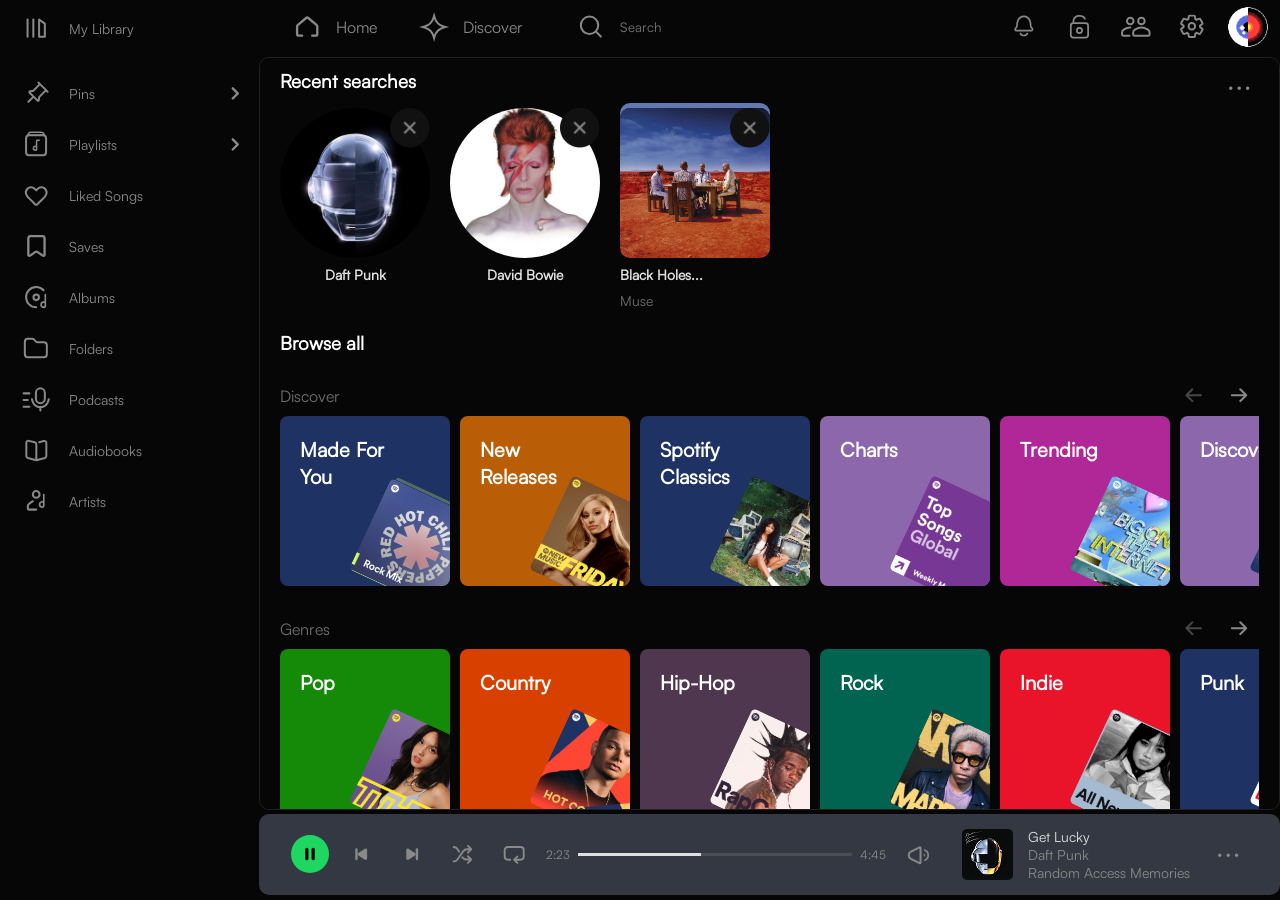
<file: pages/search.html>
<html lang="en">
<head>
    <meta charset="UTF-8">
    <meta name="viewport" content="width=device-width, initial-scale=1.0">
    <title>Spotify</title>
    <link rel="stylesheet" href="../css/styles.css" />
</head>
<body>
    <div class="app">
        <aside class="sidebar">
            <a href="./library.html" class="sidebar-top my-library">
                <img src="../images/library-icon.svg" alt="My Library" class="library-icon" />
                <span class="sidebar-title">My Library</span>
            </a>

            <nav class="sidebar-nav">
                <ul>
                    <li class="sidebar-item">
                        <a href="#">
                            <div class="sidebar-item-icon-group">
                                <img src="../images/pins-icon.svg" alt="Pins icon" class="sidebar-icon">
                                <span class="sidebar-text">Pins</span>
                            </div>
                            <span><img src="../images/arrow-icon.svg" alt="Arrow Icon" class="sidebar-arrow"></span>
                        </a>
                    </li>
                   
                    <li class="sidebar-item">
                        <a href="#">
                            <div class="sidebar-item-icon-group">
                                <img src="../images/playlists-icon.svg" alt="Playlists icon" class="sidebar-icon">
                                <span class="sidebar-text">Playlists</span>
                            </div>
                            <span><img src="../images/arrow-icon.svg" alt="Arrow Icon" class="sidebar-arrow"></span>
                        </a>
                    </li>

                   <li class="sidebar-item">
                        <a href="./liked-songs.html">
                            <div class="sidebar-item-icon-group">
                                <img src="../images/liked-songs-icon.svg" alt="Liked Songs icon" class="sidebar-icon">
                                <span class="sidebar-text">Liked Songs</span>
                            </div>
                        </a>
                    </li>

                    <li class="sidebar-item">
                        <a href="#">
                            <div class="sidebar-item-icon-group">
                                <img src="../images/saves-icon.svg" alt="Saves icon" class="sidebar-icon">
                                <span class="sidebar-text">Saves</span>
                            </div>
                        </a>
                    </li>

                    <li class="sidebar-item">
                        <a href="#">
                            <div class="sidebar-item-icon-group">
                                <img src="../images/albums-icon.svg" alt="Albums icon" class="sidebar-icon">
                                <span class="sidebar-text">Albums</span>
                            </div>
                        </a>
                    </li>

                    <li class="sidebar-item">
                        <a href="#">
                            <div class="sidebar-item-icon-group">
                                <img src="../images/folders-icon.svg" alt="Folders icon" class="sidebar-icon">
                                <span class="sidebar-text">Folders</span>
                            </div>
                        </a>
                    </li>

                    <li class="sidebar-item">
                        <a href="#">
                            <div class="sidebar-item-icon-group">
                                <img src="../images/podcasts-icon.svg" alt="Podcasts icon" class="sidebar-icon">
                                <span class="sidebar-text">Podcasts</span>
                            </div>
                        </a>
                    </li>

                    <li class="sidebar-item">
                        <a href="#">
                            <div class="sidebar-item-icon-group">
                                <img src="../images/audiobooks-icon.svg" alt="Audiobooks icon" class="sidebar-icon">
                                <span class="sidebar-text">Audiobooks</span>
                            </div>
                        </a>
                    </li>

                    <li class="sidebar-item">
                        <a href="#">
                            <div class="sidebar-item-icon-group">
                                <img src="../images/artists-icon.svg" alt="Artists icon" class="sidebar-icon">
                                <span class="sidebar-text">Artists</span>
                            </div>
                        </a>
                    </li>
                </ul>
            </nav>
        </aside>
        <div class="content-wrapper">
            <header class="header">
                <div class="header-left-container">
                    <nav>
                        <a href="../index.html" class="header-nav-link">
                            <img src="../images/home-icon.svg" alt="Home Icon" class="home-icon">
                            <span>Home</span>
                        </a>
                        <a href="#" class="header-nav-link">
                            <img src="../images/discover-icon.svg" alt="Discover Icon" class="discover-icon">
                            <span>Discover</span>
                        </a>
                    </nav>
                    <form class="header-search">
                        <img src="../images/search-icon.svg" alt="" class="search-icon">
                        <input type="text" placeholder="Search" class="search-input">
                    </form>
                </div>
                <div class="header-right-container">
                    <button class="header-icon-btn">
                        <img src="../images/notification-icon.svg" alt="Notifications">
                    </button>

                    <button class="header-icon-btn">
                        <img src="../images/lock-icon.svg" alt="Security">
                    </button>

                    <button class="header-icon-btn">
                        <img src="../images/friends-icon.svg" alt="Friends">
                    </button>

                    <button class="header-icon-btn">
                        <img src="../images/settings-icon.svg" alt="Settings">
                    </button>

                    <button class="header-icon-btn">
                        <img src="../images/profile-icon.svg" alt="Profile" class="header-avatar">
                    </button>
                </div>
            </header>
            <!--Search Page Content-->
           <main class="main-content home-page search-main-content">
                <!--Search Bar (only visible in mobile view)-->
                <div class="none search-container">
                    <div class="search-bar">
                        <input type="text" placeholder="What do you want to play?" />
                        <span class="search-icon">
                            <img src="../images/search-field-icon-mobile.svg" alt="search">
                        </span>
                    </div>
                    <img src="../images/camera-icon.svg" alt="image search">
                </div>
                <!--Recent Searches Section-->
                <div class="search-wrapper">
                  <h3>Recent searches</h3>
                  <img src="../images/more.png" alt="see-more">
                </div>
                <section class="recent-searches cards-container">
                    <div class="image-wrapper">
                        <div class="card1 search-card">
                            <img src="../images/X.png" alt="remove" id="card-x-button">
                        </div>
                        <h4>Daft Punk</h4>
                    </div>
                    <div class="image-wrapper">
                        <div class="card2 search-card">
                            <img src="../images/X.png" alt="remove" id="card-x-button">
                        </div>
                        <h4>David Bowie</h4>
                    </div>
                    <div class="image-wrapper">
                        <div class="card3 search-card">
                            <img src="../images/X.png" alt="remove" id="card-x-button">
                        </div>
                        <h4 class="align-self-start">Black Holes...</h4>
                        <p class="align-self-start">Muse</p>
                    </div>
                </section>
                
                <!--Discover and Genres Sections-->
                <h3 class="browse-all-header">Browse all</h3>
                <section class="discover">
                     <div class="discover-wrapper">
                        <p>Discover</p>
                        <img src="../images/arrows.png" alt="arrows">
                    </div>
                    <div class="boxes cards-container">
                        <div class="box navy-bg">
                            <div class="album-cover-text">
                                <p>Made For</p>
                                <P>You</P>
                            </div>
                            <img src="../images/rock-mix.png" alt="made for you">
                        </div>
                        <div class="box orange-bg">
                            <div class="album-cover-text">
                                <p>New</p>
                                <p>Releases</p>
                            </div>
                            <img src="../images/new-releases.png" alt="new releases">
                        </div>
                        <div class="box navy-bg">
                            <div class="album-cover-text">
                                <p>Spotify</p>
                                <p>Classics</p>
                            </div>
                            <img src="../images/spotify-classics.jpg" alt="spotify classics">
                        </div>
                        <div class="box lilac-bg">
                            <div class="album-cover-text">
                                <p>Charts</p>
                            </div>
                            <img src="../images/charts.jpg" alt="charts">
                        </div>
                        <div class="box purple-bg">
                            <div class="album-cover-text">
                                <p>Trending</p>
                            </div>
                            <img src="../images/trending.jpg" alt="trending">
                        </div>
                        <div class="box lilac-bg">
                            <div class="album-cover-text">
                                <p>Discover</p>
                            </div>
                            <img src="../images/discover.jpg" alt="Discover">
                        </div>
                        <div class="box grey-bg">
                            <div class="album-cover-text">
                                <p>Spotify</p>
                                <p>Singles</p>
                            </div>
                            <img src="../images/hits.jpg" alt="spotify singles">
                        </div>
                        <div class="box orange-bg">
                            <div class="album-cover-text">
                                <p>Decades</p>
                            </div>
                            <img src="../images/decades.jpg" alt="decades">
                        </div>
                    </div>
                </section>

                <div class="genres-wrapper">
                    <p>Genres</p>
                    <img src="../images/arrows.png" alt="arrows">
                </div>
                <section class="genres">
                    <div class="boxes cards-container">
                        <div class="box green-bg">
                            <div class="album-cover-text">
                                <p>Pop</p>
                            </div>
                            <img src="../images/pop.jpg" alt="pop">
                        </div>
                        <div class="box blood-orange-bg">
                            <div class="album-cover-text">
                                <p>Country</p>
                            </div>
                            <img src="../images/country.jpg" alt="country">
                        </div>
                        <div class="box plum-bg">
                            <div class="album-cover-text">
                                <p>Hip-Hop</p>
                            </div>
                            <img src="../images/hip-hop.jpg" alt="hip-hop">
                        </div>
                        <div class="box teal-bg">
                            <div class="album-cover-text">
                                <p>Rock</p>
                            </div>
                            <img src="../images/rock.jpg" alt="rock">
                        </div>
                        <div class="box pink-bg">
                            <div class="album-cover-text">
                                <p>Indie</p>
                            </div>
                            <img src="../images/indie.jpg" alt="indie">
                        </div>
                        <div class="box navy-bg">
                            <div class="album-cover-text">
                                <p>Punk</p>
                            </div>
                            <img src="../images/punk.jpg" alt="punk">
                        </div>
                        <div class="box pink-bg">
                            <div class="album-cover-text">
                                <p>Metal</p>
                            </div>
                            <img src="../images/metal.jpg" alt="metal">
                        </div>
                        <div class="box blue-bg">
                            <div class="album-cover-text">
                                <p>Instrumental</p>
                            </div>
                            <img src="../images/instrumental.jpg" alt="instrumental">
                        </div>
                    </div>
                </section>
            </main> 
            <footer class="footer">
                <a href="./song.html" class="footer-overlay"></a>
                <div class="footer-left-group">
                    <div class="player-controls">
                        <img src="../images/play-icon.svg" alt="play/pause">
                        <img src="../images/prev-icon.svg" alt="skip back">
                        <img src="../images/next-icon.svg" alt="skip forward">
                        <img src="../images/shuffle-icon.svg" alt="shuffle">
                        <img src="../images/repeat-icon.svg" alt="repeat">
                        <div class="play-progress">
                            <div class="runtime">2:23</div>
                            <div class="progress-bar">
                                <div class="progress"></div>
                            </div>
                            <div class="duration">4:45</div>
                        </div>
                        <img src="../images/volume-icon.svg" alt="volume">
                    </div>
                    <div class="song-playing">
                        <img src="../images/song-image-icon.png" alt="cover">
                        <div class="song-info">
                            <div class="song-title">Get Lucky<span class="none feat">(Feat. Pharrell Williams)</span></div>
                            <div class="artist">Daft Punk</div>
                            <div class="album">Random Access Memories</div>
                        </div>
                    </div>
                    <div class="mobile-footer-icons none">
                        <img src="../images/add-song.svg" alt="Add Song">
                        <img src="../images/play-mobile-icon.svg" alt="Play/Pause">
                    </div>
                </div>
                <div class="other-controls">
                    <img src="../images/like-icon.svg" alt="Add to Liked Songs">
                    <img src="../images/add-icon.svg" alt="Add to Playlist">
                    <img src="../images/lyrics-icon.svg" alt="Song Lyrics">
                    <img src="../images/pc-icon.svg" alt="Device">
                    <img src="../images/more-icon.svg" alt="More Options">
                    <div class="line"></div>
                    <img src="../images/dj-icon.svg" alt="DJ">
                    <img src="../images/queue-icon.svg" alt="Queue">
                </div>
                 <img src="../images/more-icon.svg" class="none more-menu" alt="More Options">
                 <!--player progress bar for mobile view-->
                 <div class="mobile-progress-bar none">
                    <div class="progress"></div>
                 </div>
            </footer>
            <!--Mobile Navigation-->
            <nav class="mobile-nav none">
                <div class="nav-item">
                    <img src="../images/home-inactive-icon.svg" alt="Home">
                    <a href="../index.html">Home</a>
                </div>
                <div class="nav-item">
                    <img src="../images/discover-icon.svg" alt="Discover">
                    <a href="">Discover</a>
                </div>
                <div class="nav-item">
                    <img src="../images/search-icon.svg" alt="Search">
                    <a href="">Search</a>
                </div>
                <div class="nav-item">
                    <img src="../images/library-icon.svg" alt="Library">
                    <a href="./library.html">Library</a>
                </div>
                <div class="nav-item">
                    <img src="../images/user-icon.svg" alt="Profile">
                    <a href="">Me</a>
                </div>
            </nav>
        </div>
    </div> 
</body>
</html>
</file>
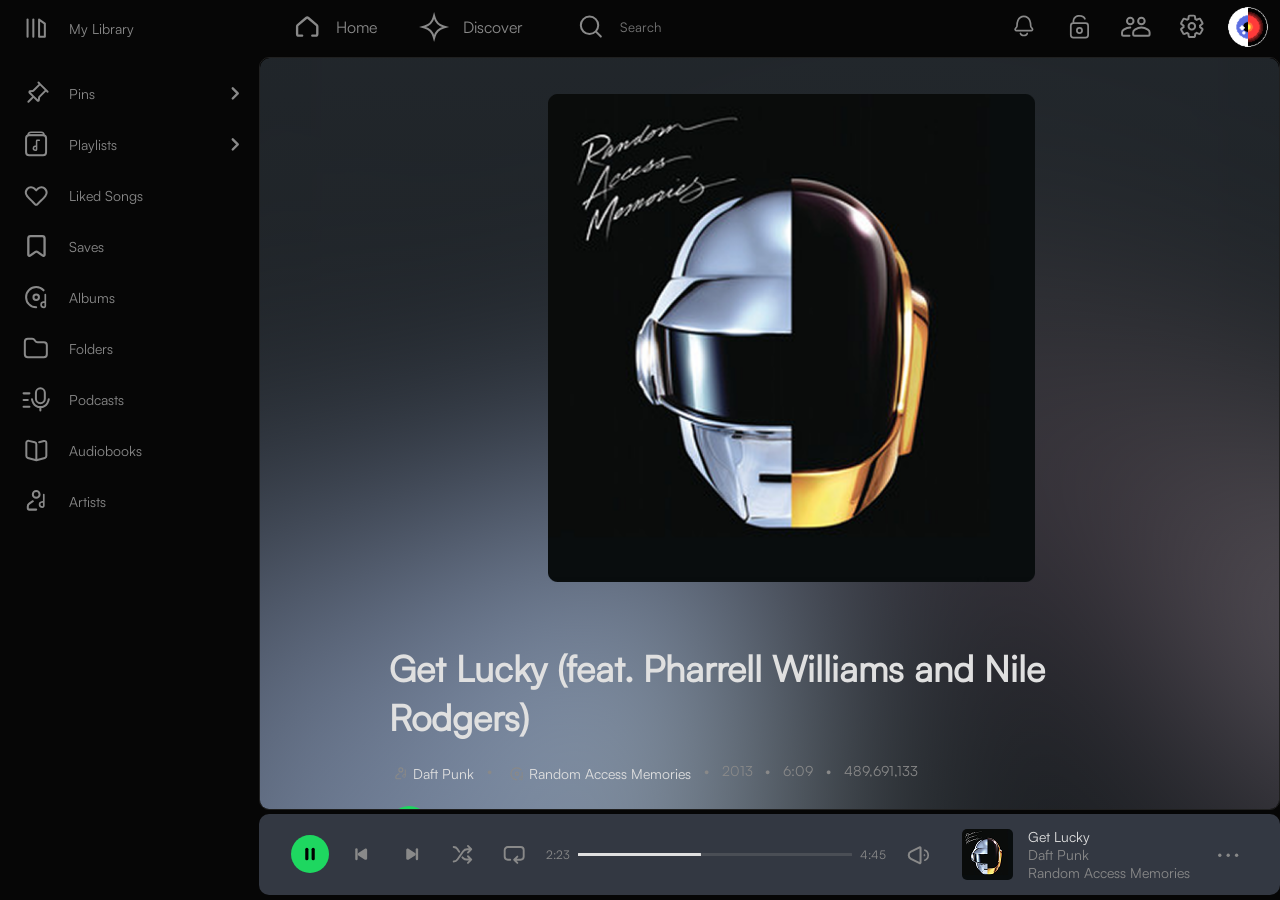
<file: pages/song.html>
<html lang="en">
<head>
    <meta charset="UTF-8">
    <meta name="viewport" content="width=device-width, initial-scale=1.0">
    <title>Spotify</title>
    <link rel="stylesheet" href="../css/styles.css" />
</head>
<body>
    <div class="app">
        <aside class="sidebar">
            <a href="./library.html" class="sidebar-top my-library">
                <img src="../images/library-icon.svg" alt="My Library" class="library-icon" />
                <span class="sidebar-title">My Library</span>
            </a>

            <nav class="sidebar-nav">
                <ul>
                    <li class="sidebar-item">
                        <a href="#">
                            <div class="sidebar-item-icon-group">
                                <img src="../images/pins-icon.svg" alt="Pins icon" class="sidebar-icon">
                                <span class="sidebar-text">Pins</span>
                            </div>
                            <span><img src="../images/arrow-icon.svg" alt="Arrow Icon" class="sidebar-arrow"></span>
                        </a>
                    </li>
                   
                    <li class="sidebar-item">
                        <a href="#">
                            <div class="sidebar-item-icon-group">
                                <img src="../images/playlists-icon.svg" alt="Playlists icon" class="sidebar-icon">
                                <span class="sidebar-text">Playlists</span>
                            </div>
                            <span><img src="../images/arrow-icon.svg" alt="Arrow Icon" class="sidebar-arrow"></span>
                        </a>
                    </li>

                   <li class="sidebar-item">
                        <a href="./liked-songs.html">
                            <div class="sidebar-item-icon-group">
                                <img src="../images/liked-songs-icon.svg" alt="Liked Songs icon" class="sidebar-icon">
                                <span class="sidebar-text">Liked Songs</span>
                            </div>
                        </a>
                    </li>

                    <li class="sidebar-item">
                        <a href="#">
                            <div class="sidebar-item-icon-group">
                                <img src="../images/saves-icon.svg" alt="Saves icon" class="sidebar-icon">
                                <span class="sidebar-text">Saves</span>
                            </div>
                        </a>
                    </li>

                    <li class="sidebar-item">
                        <a href="#">
                            <div class="sidebar-item-icon-group">
                                <img src="../images/albums-icon.svg" alt="Albums icon" class="sidebar-icon">
                                <span class="sidebar-text">Albums</span>
                            </div>
                        </a>
                    </li>

                    <li class="sidebar-item">
                        <a href="#">
                            <div class="sidebar-item-icon-group">
                                <img src="../images/folders-icon.svg" alt="Folders icon" class="sidebar-icon">
                                <span class="sidebar-text">Folders</span>
                            </div>
                        </a>
                    </li>

                    <li class="sidebar-item">
                        <a href="#">
                            <div class="sidebar-item-icon-group">
                                <img src="../images/podcasts-icon.svg" alt="Podcasts icon" class="sidebar-icon">
                                <span class="sidebar-text">Podcasts</span>
                            </div>
                        </a>
                    </li>

                    <li class="sidebar-item">
                        <a href="#">
                            <div class="sidebar-item-icon-group">
                                <img src="../images/audiobooks-icon.svg" alt="Audiobooks icon" class="sidebar-icon">
                                <span class="sidebar-text">Audiobooks</span>
                            </div>
                        </a>
                    </li>

                    <li class="sidebar-item">
                        <a href="#">
                            <div class="sidebar-item-icon-group">
                                <img src="../images/artists-icon.svg" alt="Artists icon" class="sidebar-icon">
                                <span class="sidebar-text">Artists</span>
                            </div>
                        </a>
                    </li>
                </ul>
            </nav>
        </aside>
        <div class="content-wrapper">
            <header class="header">
                <div class="header-left-container">
                    <nav>
                        <a href="../index.html" class="header-nav-link">
                            <img src="../images/home-icon.svg" alt="Home Icon" class="home-icon">
                            <span>Home</span>
                        </a>
                        <a href="#" class="header-nav-link">
                            <img src="../images/discover-icon.svg" alt="Discover Icon" class="discover-icon">
                            <span>Discover</span>
                        </a>
                    </nav>
                    <a href="./search.html" class="header-search">
                        <img src="../images/search-icon.svg" alt="" class="search-icon">
                        <input type="text" placeholder="Search" class="search-input">
                    </a>
                </div>
                <div class="header-right-container">
                    <button class="header-icon-btn">
                        <img src="../images/notification-icon.svg" alt="Notifications">
                    </button>

                    <button class="header-icon-btn">
                        <img src="../images/lock-icon.svg" alt="Security">
                    </button>

                    <button class="header-icon-btn">
                        <img src="../images/friends-icon.svg" alt="Friends">
                    </button>

                    <button class="header-icon-btn">
                        <img src="../images/settings-icon.svg" alt="Settings">
                    </button>

                    <button class="header-icon-btn">
                        <img src="../images/profile-icon.svg" alt="Profile" class="header-avatar">
                    </button>
                </div>
            </header>
            <!--Song Page Content-->
            <main class="main-content home-page song-main-content">
                <!--song page header only visible on mobile-->
                <div class="song-mobile-header none">
                    <img src="../images/down-arrow-icon.svg" alt="close">
                    <div>
                        <img src="../images/album-icon-mobile.svg" alt="album">
                        <span>Random Access Memories</span>
                    </div>
                </div>
                <!--song page main content-->
                <div class="song-content">
                    <div class="bg"></div>
                    <div class="overlay"></div>
                    <div class="content">
                        <section class="song-info-container">
                            <img src="../images/ram-cover.png" alt="album cover" class="song-cover">
                            <!--mobile song-info-->
                            <div class="mobile-song-info none">
                                <div class="title-artist-group">
                                    <h3>Get Lucky (feat. Pharrell Williams and Nile Rodgers)</h3>
                                    <h4>Daft Punk</h4>
                                </div>
                                <div class="song-icon-group">
                                    <img src="../images/like-icon.svg" alt="like">
                                    <img src="../images/add-to-playlist.svg" alt="add to playlist">
                                </div>
                            </div>
                            <div class="progress-wrapper none">
                                <div class="song-progress-bar">
                                    <div class="progress"></div>
                                </div>
                                <div class="time">
                                    <span>2:23</span>
                                    <span>-0:45</span>
                                </div>
                            </div>
                            <div class="mobile-song-controls none">
                                <img src="../images/shuffle-icon.svg" alt="shuffle">
                                <img src="../images/prev-icon.svg" alt="prev">
                                <img src="../images/gray-pause-icon.svg" alt="play/pause">
                                <img src="../images/next-icon.svg" alt="next">
                                <img src="../images/repeat-icon.svg" alt="repeat">
                            </div>
                            <div class="song-mobile-icons none">
                                <img src="../images/pc-icon.svg" alt="device">
                                <img src="../images/share-icon.svg" alt="share">
                                <img src="../images/lyrics-icon.svg" alt="lyrics">
                                <img src="../images/queue-icon.svg" alt="queue">
                                <img src="../images/more-icon.svg" alt="more options">
                            </div>
                            <!--desktop song info-->
                            <div class="song-info">
                                <div class="song-title">Get Lucky (feat. Pharrell Williams and Nile Rodgers)</div>
                                <div class="track-info">
                                    <div class="artist-group">
                                        <img src="../images/artist-icon.svg" alt="artist" class="artist-icon">
                                        <span class="artist">Daft Punk</span>
                                    </div>
                                    &nbsp;&bull;&nbsp;
                                    <div class="album-group">
                                        <img src="../images/album-icon.svg" alt="album" class="album-icon">
                                        <span class="album">Random Access Memories</span>
                                    </div>
                                    &nbsp;&bull;&nbsp;
                                    <div>2013</div>
                                    &nbsp;&bull;&nbsp;
                                    <div>6:09</div>
                                    &nbsp;&bull;&nbsp;
                                    <div>489,691,133</div>
                                </div>
                                <div class="song-action-icons">
                                    <img src="../images/play-button.svg" alt="play/pause">
                                    <img src="../images/like-icon.svg" alt="like/unlike">
                                    <img src="../images/add-to-playlist.svg" alt="add to playlist">
                                    <img src="../images/add-to-queue-icon.svg" alt="add to queue">
                                    <img src="../images/download-icon.svg" alt="download">
                                    <img src="../images/share-icon.svg" alt="share">
                                    <img src="../images/more-icon.svg" alt="more">
                                </div>
                                <div class="genres">
                                    <div class="genre">Funk</div>
                                    <div class="genre">Electronic music</div>
                                    <div class="genre">Disco</div>
                                    <div class="genre">Soft Rock</div>
                                    <div class="genre">Progresssive pop</div>
                                </div>
                                <div class="artists">
                                    <div class="artist">
                                        <img src="../images/daft-punk-icon.png" alt="artist">
                                        <div class="artist-info">
                                            <p class="artist-name">Daft Punk</p>
                                            <p>Main Artist</p>
                                        </div>
                                    </div>
                                    <div class="artist">
                                        <img src="../images/pharell.png" alt="artist">
                                        <div class="artist-info">
                                            <p class="artist-name">Pharrell Williams</p>
                                            <p>Main artist, Composer, Lyricist</p>
                                        </div>
                                    </div>
                                    <div class="artist">
                                        <img src="../images/nile.png" alt="artist">
                                        <div class="artist-info">
                                            <p class="artist-name">Nile Rodgers</p>
                                            <p>Main artist, Composer, Lyricist</p>
                                        </div>
                                    </div>
                                </div>
                            </div>
                        </section>
                        <section>
                            <div class="tabs-bar">
                                <a href="#" class="tab active">Lyrics</a>
                                <a href="#" class="tab">Credits</a>
                                <a href="#" class="tab">More like this</a>
                            </div>
                            <div class="lyrics-container">
                                <div class="lyrics-toolbar">
                                    <img src="../images/sync-icon.svg" alt="sync">
                                    <img src="../images/translate-icon.svg" alt="translate">
                                    <img src="../images/comment-icon.svg" alt="notes">
                                    <img src="../images/font-icon.svg" alt="fonts">
                                </div>
                                <div class="lyrics">
                                    <div class="lyric-wrapper">
                                        <p class="lyrics-bold">
                                            Like the legend of the phoenix, huh<br>
                                            All ends with beginnings<br>
                                            What keeps the planet spinning, ah<br>
                                            The force from the beginning, hm, look
                                        </p>
                                        <p>
                                            We've come too far<br>
                                            To give up who we are<br>
                                            So let's raise the bar<br>
                                            And our cups to the stars<br>
                                            She's up all night 'til the sun<br>
                                            I'm up all night to get some<br>
                                            She’s up all night for good fun<br>
                                            I’m up all night to get lucky<br>
                                            We’re up all night ‘til the sun<br>
                                            We’re up all night to get some<br>
                                            We’re up all night for good fun<br>
                                            We’re up all night to get lucky<br>
                                            We’re up all night to get lucky<br>
                                            We’re up all night to get lucky<br>
                                            We’re up all night to get lucky<br>
                                            We’re up all night to get lucky<br>
                                            The present has no rhythm<br>
                                            Your gift keeps on giving<br>
                                            Your gift keeps on giving<br>
                                            What is this I’m feeling?<br>
                                            If you want to leave, I’m with it<br>
                                            We’ve come too far<br>
                                            To give up who we are<br>
                                            So let’s raise the bar<br>
                                            And our cups to the stars<br>
                                            She's up all night 'til the sun<br>
                                            I'm up all night to get some<br>
                                            She’s up all night for good fun<br>
                                            I’m up all night to get lucky<br>
                                            We’re up all night ‘til the sun<br>
                                            We’re up all night to get some<br>
                                            We’re up all night for good fun<br>
                                            We’re up all night to get lucky<br>
                                            We’re up all night to get lucky<br>
                                            We’re up all night to get lucky<br>
                                            We’re up all night to get lucky<br>
                                            We’re up all night to get lucky<br>
                                        </p>
                                    </div>
                                </div>
                            </div>
                        </section>
                    </div>
                </div>
            </main> 
            <footer class="footer song-footer">
                <div class="footer-left-group">
                    <div class="player-controls">
                        <img src="../images/play-icon.svg" alt="play/pause">
                        <img src="../images/prev-icon.svg" alt="skip back">
                        <img src="../images/next-icon.svg" alt="skip forward">
                        <img src="../images/shuffle-icon.svg" alt="shuffle">
                        <img src="../images/repeat-icon.svg" alt="repeat">
                        <div class="play-progress">
                            <div class="runtime">2:23</div>
                            <div class="progress-bar">
                                <div class="progress"></div>
                            </div>
                            <div class="duration">4:45</div>
                        </div>
                        <img src="../images/volume-icon.svg" alt="volume">
                    </div>
                    <div class="song-playing">
                        <img src="../images/song-image-icon.png" alt="cover">
                        <div class="song-info">
                            <div class="song-title">Get Lucky<span class="none feat">(Feat. Pharrell Williams)</span></div>
                            <div class="artist">Daft Punk</div>
                            <div class="album">Random Access Memories</div>
                        </div>
                    </div>
                    <div class="mobile-footer-icons none">
                        <img src="../images/add-song.svg" alt="Add Song">
                        <img src="../images/play-mobile-icon.svg" alt="Play/Pause">
                    </div>
                </div>
                <div class="other-controls">
                    <img src="../images/like-icon.svg" alt="Add to Liked Songs">
                    <img src="../images/add-icon.svg" alt="Add to Playlist">
                    <img src="../images/lyrics-icon.svg" alt="Song Lyrics">
                    <img src="../images/pc-icon.svg" alt="Device">
                    <img src="../images/more-icon.svg" alt="More Options">
                    <div class="line"></div>
                    <img src="../images/dj-icon.svg" alt="DJ">
                    <img src="../images/queue-icon.svg" alt="Queue">
                </div>
                 <img src="../images/more-icon.svg" class="none more-menu" alt="More Options">
                 <!--player progress bar for mobile view-->
                 <div class="mobile-progress-bar none">
                    <div class="progress"></div>
                 </div>
            </footer>
            <!--Mobile Navigation-->
            <nav class="mobile-nav none song-mob-navigation">
                <div class="nav-item">
                    <img src="../images/home-inactive-icon.svg" alt="Home">
                    <a href="../index.html">Home</a>
                </div>
                <div class="nav-item">
                    <img src="../images/discover-icon.svg" alt="Discover">
                    <a href="">Discover</a>
                </div>
                <div class="nav-item">
                    <img src="../images/search-icon.svg" alt="Search">
                    <a href="./search.html">Search</a>
                </div>
                <div class="nav-item">
                    <img src="../images/library-icon.svg" alt="Library">
                    <a href="./library.html">Library</a>
                </div>
                <div class="nav-item">
                    <img src="../images/user-icon.svg" alt="Profile">
                    <a href="">Me</a>
                </div>
            </nav>
        </div>
    </div> 
</body>
</html>
</file>
<file: css/styles.css>
.app {
  display: flex;
  height: 100vh;
}

.sidebar {
  width: 259px;
  background-color: #d7cfcf;
  min-width: 259px;
}

.content-wrapper {
  flex: 1;
  display: flex;
  flex-direction: column;
  padding-bottom: 90px;
  background-color: #060606;
  min-width: 0;
}

.header {
  height: 54px;
  background-color: #e3cece;
}

.main-content {
  flex: 1;
  background-color: #efe2e2;
}

.footer {
  position: fixed;
  bottom: 5px;
  left: 259px;
  width: calc(100% - 259px);
  height: 81px;
  background-color: #190101;
}

.sidebar {
  background-color: #060606;
  padding: 8px 16px;
  display: flex;
  flex-direction: column;
  color: #898989;
  font-family: "Satoshi", sans-serif;
  font-size: 14px;
}

.sidebar-top {
  display: flex;
  align-items: center;
  gap: 12px;
  margin-bottom: 24px;
  border-radius: 6px;
  transition: background-color 0.2s ease;
  text-decoration: none;
  color: inherit;
}

.sidebar-nav ul {
  list-style: none;
  margin: 0;
  padding: 0;
}

.sidebar-item {
  margin-bottom: 10px;
}

.sidebar-item a {
  color: inherit;
  text-decoration: none;
  display: flex;
  justify-content: space-between;
  align-items: center;
  border-radius: 6px;
  transition: background-color 0.2s ease;
}

.sidebar-item a:hover, .sidebar-top:hover {
  background-color: rgba(255, 255, 255, 0.08);
}

.sidebar-item-icon-group {
  display: flex;
  align-items: center;
  gap: 12px;
}

.header {
  background-color: #060606;
  display: flex;
  flex-direction: row;
  justify-content: space-between;
  align-items: center;
  font-family: "Satoshi", sans-serif;
  color: #898989;
  padding: 0 12px;
}
.header a {
  text-decoration: none;
  color: inherit;
}

.header-left-container {
  display: flex;
  align-items: center;
  gap: 16px;
}
.header-left-container nav {
  display: flex;
  gap: 5px;
}
.header-left-container .header-nav-link {
  display: flex;
  align-items: center;
  gap: 8px;
  padding: 8px 16px;
  border-radius: 10px;
  height: 50px;
}
@media (min-width: 1600px) {
  .header-left-container .header-nav-link {
    width: 210px;
    justify-content: space-between;
    padding-right: 30%;
  }
}
.header-left-container #home-link-active, .header-left-container .header-nav-link:hover {
  background-color: #111111;
  color: white;
}
.header-left-container .header-search {
  display: flex;
  align-items: center;
  gap: 8px;
  padding: 8px 16px;
  border-radius: 999px;
  width: clamp(220px, 20vw, 350px);
}
.header-left-container .search-input {
  background: transparent;
  border: none;
  outline: none;
  color: inherit;
  font-family: inherit;
  width: 100%;
}

.header-right-container {
  display: flex;
  align-items: center;
  gap: 16px;
}
.header-right-container .header-icon-btn {
  background: transparent;
  border: none;
  cursor: pointer;
  border-radius: 50%;
  display: flex;
  align-items: center;
  justify-content: center;
  transition: background-color 0.2s ease;
}
.header-right-container .header-icon-btn img {
  width: 40px;
  height: 40px;
}
.header-right-container .header-icon-btn:hover {
  background-color: #111111;
}

.footer {
  background-color: #333842;
  border-radius: 10px;
  display: flex;
  align-items: center;
  justify-content: space-between;
  padding: 0 32px;
  color: #898989;
  font-family: "Satoshi", sans-serif;
}
@media (max-width: 1300px) {
  .footer .other-controls {
    display: none;
  }
  .footer .more-menu {
    display: block;
  }
}
.footer .footer-overlay {
  position: absolute;
  inset: 0;
}

.footer-left-group {
  display: flex;
  align-items: center;
  gap: 24px;
  flex: 1;
}

.player-controls {
  display: flex;
  align-items: center;
  gap: 12px;
  max-width: 647px;
  flex: 1;
}
.player-controls .play-progress {
  display: flex;
  align-items: center;
  gap: 8px;
  flex: 1;
  min-width: 0;
  font-size: 12px;
}
.player-controls .progress-bar {
  height: 3px;
  background-color: rgba(137, 137, 137, 0.27);
  border-radius: 0.5px;
  position: relative;
  flex: 1;
  max-width: 317px;
}
.player-controls .progress {
  width: 45%;
  height: 3px;
  background-color: #E0E0E0;
  border-radius: 0.5px;
}

.song-playing {
  display: flex;
  align-items: center;
  gap: 12px;
}
.song-playing img {
  border-radius: 5px;
}
.song-playing .cover {
  width: 40px;
  height: 40px;
  border-radius: 4px;
  background-color: #555555;
}
.song-playing .song-info {
  display: flex;
  flex-direction: column;
  font-size: 14px;
}
.song-playing .song-info .song-title {
  font-weight: 500;
  color: #E0E0E0;
}

.other-controls {
  display: flex;
  align-items: center;
  gap: 4px;
}
.other-controls .line {
  width: 1px;
  height: 24px;
  background-color: #E0E0E0;
  margin: 0 12px;
}

.none {
  display: none;
}

.main-content {
  color: white;
  background-color: #060606;
  overflow: auto;
  padding: 20px;
}

.search-wrapper {
  display: flex;
  justify-content: space-between;
}

.recent-searches {
  display: flex;
  align-items: flex-start;
  gap: 20px;
  margin-bottom: 20px;
}

.image-wrapper {
  position: relative;
  display: flex;
  flex-direction: column;
  gap: 8px;
  align-items: center;
  color: #E0E0E0;
  font-weight: 100;
  font-size: 14px;
}
.image-wrapper img {
  position: absolute;
  top: 0;
  right: 0;
}
.image-wrapper p {
  color: #6E6E6E;
}

.search-card {
  width: 170px;
  height: 170px;
  background-size: cover;
}

.card1 {
  background-image: url(../images/daft-punk.png);
  border-radius: 50%;
}

.card2 {
  background-image: url(../images/David-Bowie.png);
  border-radius: 50%;
}

.card3 {
  background-image: url(../images/Black-Holes.png);
  border-radius: 10px;
  box-shadow: 0px -5px 0px 0px #6278b1;
}

#card-x-button {
  width: 40px;
  height: 40px;
}

.browse-all-header {
  margin-bottom: 20px;
}

.discover-wrapper {
  display: flex;
  justify-content: space-between;
  align-items: center;
  color: #6E6E6E;
}

.genres-wrapper {
  display: flex;
  justify-content: space-between;
  align-items: center;
  color: #6E6E6E;
}

.discover, .genres {
  margin-bottom: 12px;
}

.boxes {
  display: grid;
  grid-auto-flow: column;
  grid-auto-columns: 170px;
  gap: 10px;
  overflow-x: auto;
  padding-bottom: 10px;
}
.boxes .box {
  border-radius: 8px;
  position: relative;
  overflow: hidden;
  height: 170px;
}
.boxes .box .album-cover-text {
  position: absolute;
  font-size: 20px;
  font-weight: 800;
  left: 20px;
  top: 20px;
  color: #FFFFFF;
}
.boxes .box img {
  position: absolute;
  width: 104px;
  height: 104px;
  bottom: -10px;
  right: -20px;
  border-radius: 5px;
  transform: rotate(25deg);
}

.boxes img {
  height: auto;
  width: 100%;
  height: auto;
  object-fit: cover;
}

.align-self-start {
  align-self: flex-start;
}

@media (max-width: 1280px) {
  .card1, .card2, .card3 {
    width: 150px;
    height: 150px;
  }
}
.navy-bg {
  background-color: #1E3264;
}

.orange-bg {
  background-color: #BA5D07;
}

.lilac-bg {
  background-color: #8D67AB;
}

.purple-bg {
  background-color: #B02897;
}

.grey-bg {
  background-color: #777777;
}

.green-bg {
  background-color: #148A08;
}

.blood-orange-bg {
  background-color: #D84000;
}

.plum-bg {
  background-color: #503750;
}

.teal-bg {
  background-color: #006450;
}

.pink-bg {
  background-color: #E91429;
}

.blue-bg {
  background-color: #537AA1;
}

.library-button-wrapper {
  display: flex;
  align-items: center;
  justify-content: space-between;
  color: #898989;
  background-color: transparent;
  width: 100%;
  margin-bottom: 20px;
}

.left-group, .right-group {
  display: flex;
  align-items: center;
  gap: 36px;
}

.library-icon-btn {
  display: flex;
  align-items: center;
  background: none;
  border: none;
  color: #b3b3b3;
  cursor: pointer;
  white-space: nowrap;
  transition: all 0.2s ease;
}
.library-icon-btn img {
  width: 40px;
  height: 40px;
}
.library-icon-btn span {
  margin-left: 8px;
  font-size: 14px;
  font-weight: 500;
}
.library-icon-btn:hover {
  color: #FFFFFF;
  transform: scale(1.05);
}
.library-icon-btn:hover img {
  filter: brightness(1.5);
}

form.library-icon-btn {
  background-color: #060606;
  border-radius: 20px;
  padding: 4px 12px;
}
form.library-icon-btn input {
  background: none;
  border: none;
  color: #ffffff;
  margin-left: 5px;
  outline: none;
  width: 0;
  transition: width 0.3s ease;
}
form.library-icon-btn:hover input, form.library-icon-btn input:focus {
  width: 100px;
}

.library-main-content {
  display: grid;
  grid-template-columns: repeat(auto-fit, minmax(170px, 1fr));
  gap: 12px;
  width: 100%;
}

#list:target {
  display: none;
}

.song-wrapper {
  position: relative;
  border-radius: 8px;
  display: flex;
  flex-direction: column;
  transition: background-color 0.3s ease;
  cursor: pointer;
  gap: 8px;
  min-width: 0;
  width: 100%;
}

.song-wrapper:hover {
  transform: translateY(-4px);
  transition: transform 0.2s ease;
}

.song-image-wrapper img {
  width: 170px;
  height: 170px;
  object-fit: cover;
  border-radius: 8px;
}

.song-image-wrapper1 img {
  width: 170px;
  height: 170px;
  object-fit: cover;
  border-radius: 50%;
}

.pin-image-wrapper {
  position: absolute;
  width: 40px;
  height: 40px;
  border-radius: 50%;
  background-color: #111111;
  top: 0px;
  right: 0px;
}

.pin-image-wrapper img {
  position: absolute;
  width: 20px;
  height: 20px;
  display: flex;
  top: 25%;
  left: 25%;
}

.song-info {
  padding: 0 3px;
}

.song-title-wrapper {
  display: flex;
  justify-content: space-between;
  align-items: center;
  gap: 8px;
  width: 100%;
}
.song-title-wrapper h4 {
  font-size: 14px;
}
.song-title-wrapper .neon-green {
  color: #1ed760;
}
.song-title-wrapper .light-gray {
  color: #989797;
}

.spotify-green {
  color: #1ED760;
}

.gray {
  color: #898989;
}

.light-blue {
  color: #95E6D3;
}

.light-pink {
  color: #F4B8BD;
}

.light-green {
  color: #C3E7B7;
}

.neon-yellow {
  color: #CCF665;
}

.yellow {
  color: #F9E72C;
}

.aqua {
  color: #9BF0E2;
}

.box-description {
  font-size: 14px;
  color: #989797;
  margin-top: 4px;
}

#list:target ~ .list-view {
  display: flex;
  color: #898989;
  width: 100%;
  display: flex;
  flex-direction: column;
  font-size: 16px;
}
#list:target ~ .list-view .grid-img, #list:target ~ .list-view .item .description-box, #list:target ~ .list-view .grid-count {
  display: none;
}
#list:target ~ .list-view .list-img, #list:target ~ .list-view .white-space, #list:target ~ .list-view .info, #list:target ~ .list-view .pin-gray, #list:target ~ .list-view .title img {
  display: block;
}
#list:target ~ .list-view summary {
  list-style: none;
  font-family: "Satoshi", sans-serif;
  font-size: 20px;
  color: #E0E0E0;
  display: flex;
  align-items: center;
  justify-content: space-between;
  margin-bottom: 20px;
  padding-top: 12px;
}
#list:target ~ .list-view summary::-webkit-details-marker {
  display: none;
}
#list:target ~ .list-view .dropdown-arrow {
  transition: transform 0.2s ease;
}
#list:target ~ .list-view details[open] .dropdown-arrow {
  transform: rotate(90deg);
}
#list:target ~ .list-view .list-item-container {
  display: flex;
  flex-direction: column;
}
#list:target ~ .list-view .list-item {
  width: 100%;
  height: 61px;
  display: flex;
  align-items: center;
  margin-bottom: 8px;
  border-radius: 8px;
}
#list:target ~ .list-view .list-item:hover {
  color: #E0E0E0;
  transform: translateY(-1px);
  transition: transform 0.2s ease;
}
#list:target ~ .list-view .item {
  width: 22%;
  min-width: 310px;
  display: flex;
  flex-direction: row;
  align-items: center;
  justify-content: space-between;
}
#list:target ~ .list-view .pin-icon {
  position: relative;
  background: none;
}
#list:target ~ .list-view .white-space {
  width: 16%;
}
#list:target ~ .list-view .info {
  display: flex;
  justify-content: space-between;
  align-items: center;
  width: 33%;
  min-width: 275px;
}
#list:target ~ .list-view .list-img {
  width: 61px;
  height: 61px;
}
#list:target ~ .list-view .artist-img {
  border-radius: 50%;
}
#list:target ~ .list-view .title {
  display: flex;
  align-items: center;
  width: 190px;
  justify-content: flex-start;
  padding: 0;
}

.list-view {
  display: flex;
  color: #898989;
  width: 100%;
  flex-direction: column;
  font-size: 14px;
  color: #E0E0E0;
}
.list-view .grid-img, .list-view .item .description-box {
  display: block;
}
.list-view .list-img, .list-view .white-space, .list-view .info, .list-view .pin-gray, .list-view .title img {
  display: none;
}
.list-view summary {
  list-style: none;
  font-family: "Satoshi", sans-serif;
  font-size: 20px;
  color: #E0E0E0;
  display: flex;
  align-items: center;
  justify-content: space-between;
  margin-bottom: 20px;
  padding-top: 12px;
}
.list-view summary::-webkit-details-marker {
  display: none;
}
.list-view .dropdown-arrow {
  transition: transform 0.2s ease;
}
.list-view details {
  border-bottom: solid 2px #202020;
}
.list-view details[open] .dropdown-arrow {
  transform: rotate(90deg);
}
.list-view .list-item-container {
  display: flex;
  flex-direction: row;
  gap: 12px;
  overflow-x: auto;
  margin-bottom: 10px;
}
.list-view .list-item-container::-webkit-scrollbar {
  height: 6px;
}
.list-view .list-item-container::-webkit-scrollbar-track {
  background: transparent;
}
.list-view .list-item-container::-webkit-scrollbar-thumb {
  background: #202020;
  border-radius: 999px;
}
.list-view .list-item-container::-webkit-scrollbar-thumb:hover {
  background: #555;
}
.list-view .grid-img {
  width: 170px;
  height: 178px;
}
.list-view .grid-artist-img {
  border-radius: 50%;
}
.list-view .item {
  position: relative;
  display: flex;
  flex-direction: column;
  gap: 8px;
}
.list-view .pin-icon {
  position: absolute;
  top: 0;
  right: 0;
  background-color: #111111;
  border-radius: 50%;
  padding: 10px;
}
.list-view .title {
  display: flex;
  justify-content: space-between;
  align-items: center;
  padding-right: 8px;
}
.list-view .description-box {
  font-size: 12px;
  color: #898989;
  max-width: 170px;
  max-height: 32px;
  line-height: 16px;
  overflow: hidden;
  padding-right: 4px;
}

.home-page {
  flex: 1;
  overflow-y: auto;
  min-width: 0;
  border: solid 1px #202020;
  border-radius: 10px;
  margin-top: 3px;
  padding: 10px 20px 0 20px;
}

.filters-wrapper {
  display: flex;
  justify-content: space-between;
  align-items: center;
  margin-bottom: 32px;
}
.filters-wrapper .filter {
  padding: 8px 15px;
  border-radius: 8px;
  border: none;
  background: rgba(32, 32, 32, 0.5);
  color: #E0E0E0;
  font-size: 14px;
  font-weight: 500;
  cursor: pointer;
}
.filters-wrapper .filter:hover {
  background: #E0E0E0;
  color: #060606;
}
.filters-wrapper .filter.active {
  background: #E0E0E0;
  color: #060606;
}

.home-pg-section {
  display: flex;
  flex-direction: column;
  gap: 20px;
  margin-bottom: 32px;
}
.home-pg-section .section-header {
  display: flex;
  justify-content: space-between;
  align-items: center;
}
.home-pg-section .section-header h2 {
  font-size: 20px;
  font-weight: 600;
  color: #E0E0E0;
}
.home-pg-section .cards-container {
  display: grid;
  grid-auto-flow: column;
  grid-auto-columns: 170px;
  gap: 10px;
  overflow-x: auto;
  overflow-y: hidden;
  padding-bottom: 10px;
}
.home-pg-section .cards-container .card {
  width: 170px;
}
.home-pg-section .cards-container .card:hover {
  transform: translateY(-4px);
  transition: transform 0.2s ease;
}
.home-pg-section .cards-container .card-image-wrapper {
  margin-bottom: 5px;
}
.home-pg-section .cards-container .card-image {
  border-radius: 10px;
}
.home-pg-section .cards-container .card-info {
  display: flex;
  flex-direction: column;
  gap: 5px;
}
.home-pg-section .cards-container .card-title-wrapper {
  display: flex;
  justify-content: space-between;
  align-items: center;
  font-size: 14px;
  font-weight: 500;
}
.home-pg-section .cards-container .card-title-wrapper .card-title {
  color: #E0E0E0;
  max-width: 120px;
  white-space: nowrap;
  overflow: hidden;
  text-overflow: ellipsis;
}
.home-pg-section .cards-container .artist-card .card-title-wrapper {
  justify-content: center;
  font-weight: 100;
}
.home-pg-section .cards-container .artist-card img {
  width: 170px;
  height: 170px;
  border-radius: 50%;
}
.home-pg-section .cards-container .card-description {
  font-size: 12px;
  color: #898989;
}

@media (max-width: 1280px) {
  .card {
    width: 150px;
  }
  .card img {
    width: 150px;
    height: 150px;
  }
  .card .card-info {
    width: 150px;
  }
}
.cards-container::-webkit-scrollbar {
  height: 6px;
}

.home-page::-webkit-scrollbar {
  width: 6px;
}

.cards-container::-webkit-scrollbar-track, .home-page::-webkit-scrollbar-track {
  background: transparent;
}

.cards-container::-webkit-scrollbar-thumb {
  background: #202020;
  border-radius: 999px;
}

.home-page::-webkit-scrollbar-thumb {
  background: transparent;
  border-radius: 999px;
}

.cards-container::-webkit-scrollbar-thumb:hover, .home-page::-webkit-scrollbar-thumb:hover {
  background: #555;
}

.pink {
  color: #CE6E9A;
}

.cyan {
  color: #95E6D3;
}

.orange {
  color: #FDD87D;
}

.lime {
  color: #CCF665;
}

.yellow {
  color: #F9E72C;
}

.blue {
  color: #6F86FF;
}

.light-pink {
  color: #FFCBD4;
}

.green {
  color: #27856B;
}

.neon-pink {
  color: #DD138B;
}

.none {
  display: none;
}

@media (max-width: 1050px) {
  .sidebar, .header, .all-button {
    display: none;
  }
  .mobile-recents-section {
    display: grid;
    grid-template-columns: repeat(2, 1fr);
    gap: 12px;
    padding-right: 20px;
    margin-bottom: 30px;
  }
  .mobile-recents-section .recents-card {
    background-color: #202020;
    border-radius: 10px;
    display: flex;
    padding: 7px;
    align-items: center;
    font-size: 14px;
    color: #E0E0E0;
    gap: 8px;
    min-width: 0;
    font-weight: 200;
  }
  .mobile-recents-section .recents-card img {
    width: 43px;
    height: 43px;
    flex-shrink: 0;
  }
  .mobile-recents-section .recents-card-info {
    display: flex;
    flex-direction: column;
    justify-content: center;
    min-width: 0;
  }
  .mobile-recents-section .recents-title {
    white-space: nowrap;
    overflow: hidden;
    text-overflow: ellipsis;
  }
  .mobile-recents-section .recents-artist {
    color: #6E6E6E;
  }
  .footer {
    width: 100%;
    left: 0;
    bottom: 95px;
    padding: 0 20px;
  }
  .footer .more-menu, .footer .player-controls, .footer .album {
    display: none;
  }
  .footer .song-title {
    white-space: nowrap;
    overflow: hidden;
    mask-image: linear-gradient(to right, black 70%, transparent 100%);
    -webkit-mask-image: linear-gradient(to right, black 70%, transparent 100%);
  }
  .footer .feat {
    display: inline-block;
  }
  .footer .mobile-footer-icons, .footer .mobile-progress-bar {
    display: block;
  }
  .footer .footer-left-group {
    justify-content: space-between;
  }
  .footer .mobile-footer-icons {
    display: flex;
    gap: 10px;
    align-items: center;
  }
  .footer .mobile-progress-bar {
    position: absolute;
    left: 0;
    bottom: 0;
    background-color: rgba(219, 219, 219, 0.2);
    border-radius: 15px;
    height: 2px;
    width: 100%;
  }
  .footer .mobile-progress-bar .progress {
    height: 100%;
    width: 45%;
    background-color: #E0E0E0;
  }
  .content-wrapper {
    padding: 0;
  }
  .home-page {
    border: none;
    padding-right: 0;
    padding-bottom: 160px;
  }
  .mobile-nav {
    position: fixed;
    bottom: 0;
    left: 0;
    padding: 0 20px;
    height: 95px;
    width: 100%;
    display: flex;
    justify-content: space-between;
    align-items: center;
    background: rgba(0, 0, 0, 0.6);
    z-index: 1;
  }
  .mobile-nav .nav-item {
    display: flex;
    flex-direction: column;
    align-items: center;
    justify-content: center;
    z-index: 1;
  }
  .mobile-nav a {
    text-decoration: none;
    color: #898989;
    font-size: 12px;
  }
  .mobile-nav::before {
    content: "";
    position: absolute;
    left: 0;
    right: 0;
    height: 95px;
    pointer-events: none;
    background: linear-gradient(to top, rgb(0, 0, 0) 0%, rgb(0, 0, 0) 50%, rgba(0, 0, 0, 0.6) 75%, rgba(0, 0, 0, 0) 100%);
  }
  .home-pg-section .cards-container {
    grid-auto-columns: 141px;
  }
  .home-pg-section .cards-container .card,
  .home-pg-section .cards-container .card-info {
    width: 141px;
  }
  .home-pg-section .cards-container .card img,
  .home-pg-section .cards-container .card-info img {
    width: 141px;
    height: 141px;
  }
  .section-header-arrow {
    display: none;
  }
}
.friends-sidebar {
  display: none;
  position: absolute;
  right: 0;
  top: 57px;
  bottom: 91px;
  width: clamp(270px, 21vw, 358px);
  border: solid 1px #202020;
  border-radius: 10px;
  color: #E0E0E0;
  padding: 20px 12px;
}
.friends-sidebar .friends-sidebar-header {
  display: flex;
  justify-content: space-between;
  align-items: center;
  margin-bottom: 44px;
}
.friends-sidebar .friends-sidebar-header h2 {
  font-size: 14px;
}
.friends-sidebar .friends-sidebar-header .icons-group {
  display: flex;
  align-items: center;
  gap: 15px;
}
.friends-sidebar .friends-list-container {
  display: flex;
  flex-direction: column;
  gap: 28px;
}
.friends-sidebar .friend-card {
  display: flex;
  gap: 12px;
  border-radius: 6px;
  cursor: pointer;
}
.friends-sidebar .friend-card img {
  width: 40px;
  height: 40px;
}
.friends-sidebar .friend-info {
  display: flex;
  flex-direction: column;
  gap: 8px;
  align-items: flex-start;
}
.friends-sidebar .friend-info img {
  width: 10px;
  height: 12px;
}
.friends-sidebar .friend-info .friend-name {
  color: #E0E0E0;
  font-size: 12px;
}
.friends-sidebar .friend-info .friend-name:hover {
  color: #1ED760;
}
.friends-sidebar .friend-info .friend-activity {
  display: flex;
  align-items: center;
  gap: 8px;
  font-size: 14px;
}
.friends-sidebar .friend-info .friend-activity .artist, .friends-sidebar .friend-info .friend-activity span {
  color: #6E6E6E;
}

#friends:target {
  display: block;
}

#friends:target ~ .home-page {
  margin-right: clamp(275px, 21.5vw, 365px);
  transition: margin-right 0.3s ease;
}

.main-page {
  color: #E0E0E0;
  background-color: #060606;
  overflow: auto;
  padding: 20px;
}

.liked-songs-content {
  padding: 8px 16px;
  color: #898989;
  background-color: transparent;
  width: 100%;
}

.liked-songs-header {
  width: 100%;
  display: flex;
  justify-content: space-between;
  align-items: center;
}

.left-side, .right-side {
  display: flex;
  align-items: center;
  gap: 10px;
  margin-bottom: 20px;
}

.liked-songs-btn {
  display: flex;
  align-items: center;
  background: none;
  border: none;
  color: #b3b3b3;
  cursor: pointer;
  white-space: nowrap;
  padding: 4px 8px;
  transition: all 0.2s ease;
}
.liked-songs-btn img {
  width: 40px;
  height: 40px;
}
.liked-songs-btn span {
  margin-left: 8px;
  font-size: 14px;
  font-weight: 500;
}
.liked-songs-btn:hover {
  color: white;
  transform: scale(1.05);
}

table {
  width: 100%;
  color: #898989;
  border-collapse: separate;
  border-spacing: 0 10px;
}

#liked-songs-table {
  width: 100%;
  padding: 16px;
}

.songs-table {
  width: 50%;
  max-width: 780px;
  border-collapse: collapse;
}

.songs-header tr {
  border-bottom: 1px solid rgba(255, 255, 255, 0.15);
}

.songs-header th {
  padding: 8px 16px;
  text-align: left;
  font-size: 12px;
  color: #a0a0a0;
  text-transform: capitalize;
  letter-spacing: 0.08em;
}

.songs-header th:first-child, .songs-header th:last-child {
  width: 40px;
}
.songs-header th:first-child {
  text-align: center;
}

.songs-description tr {
  transition: background-color 0.2s ease;
  cursor: pointer;
}

.songs-description tr:hover {
  background-color: rgba(255, 255, 255, 0.08);
}

.songs-description td {
  padding: 10px 16px;
  color: #e0e0e0;
  font-size: 14px;
  vertical-align: middle;
}

.songs-description td:first-child {
  text-align: center;
  color: #a0a0a0;
  font-size: 14px;
  width: 40px;
}

.songs-description td:nth-child(2) {
  display: flex;
  align-items: center;
  gap: 12px;
}

.songs-description td:nth-child(2) img {
  width: 51px;
  height: 51px;
  object-fit: cover;
  flex-shrink: 0;
}

.songs-description td:nth-child(2) h4 {
  display: inline-block;
  margin: 0 0 2px 0;
  font-size: 14px;
  color: #ffffff;
}

.songs-description td:nth-child(2) p {
  display: inline-block;
  margin: 0;
  font-size: 14px;
  color: #a0a0a0;
}

.songs-description td:last-child {
  width: 40px;
  text-align: center;
}

.songs-description td:last-child img {
  width: 40px;
  height: 40px;
  opacity: 0.7;
  transition: transform 0.2s ease;
}

.liked-songs-info {
  display: flex;
  flex-direction: column;
}

@media screen and (max-width: 1630px) {
  .songs-table {
    width: 100%;
    max-width: none;
  }
}
@media screen and (max-width: 1050px) {
  .search-wrapper, .recent-searches, .discover-wrapper img, .genres-wrapper img {
    display: none;
  }
  footer {
    z-index: 999;
  }
  .search-main-content {
    padding-right: 16px;
    padding-bottom: 170px;
  }
  .search-container {
    display: flex;
    justify-content: space-between;
    align-items: center;
    margin-bottom: 24px;
  }
  .search-bar {
    display: flex;
    align-items: center;
    background: rgba(32, 32, 32, 0.5);
    border-radius: 10px;
    padding: 6px 12px;
    min-width: 306px;
    width: 80%;
    height: 35px;
    color: rgba(137, 137, 137, 0.7);
  }
  .search-bar input {
    flex: 1;
    background: transparent;
    border: none;
    font-size: 14px;
    outline: none;
  }
  .search-bar input::placeholder {
    font-family: "Satoshi", sans-serif;
    font-size: 14px;
  }
  .discover-wrapper, .genres-wrapper {
    font-size: 18px;
    color: #E0E0E0;
    margin-bottom: 20px;
  }
  .boxes {
    grid-auto-flow: unset;
    grid-template-columns: repeat(2, 1fr);
    overflow-x: visible;
    gap: 12px;
  }
  .boxes .album-cover-text {
    z-index: 1;
  }
  .boxes .box {
    height: 100px;
  }
  .boxes .box img {
    bottom: -40px;
    right: -20px;
    transform: rotate(30deg);
  }
}
@media screen and (max-width: 1050px) {
  .grid-view, .library-button-wrapper {
    display: none;
  }
  .buttons-wrapper {
    display: flex;
    align-items: center;
    gap: 36px;
    font-size: 12px;
    color: #898989;
  }
  .buttons-wrapper .button-group {
    display: flex;
    align-items: center;
    gap: 8px;
  }
  .list-view .grid-img {
    width: 141px;
    height: 149px;
  }
}
.album-main-content {
  width: 100%;
  display: flex;
  gap: 38px;
}

.album-content {
  width: 66%;
  display: flex;
  flex-direction: column;
  gap: 24px;
}

.album-info-wrapper {
  display: flex;
  flex-direction: column;
  flex: 1;
}

.album-info {
  display: flex;
  align-items: center;
}

.album-btns {
  display: flex;
  justify-content: space-between;
  align-items: center;
}

table {
  width: 100%;
  color: #898989;
  border-collapse: separate;
  border-spacing: 0 10px;
}

.album-table {
  width: 100%;
  padding: 16px;
  display: flex;
}

.artist-table {
  width: 100%;
  max-width: 780px;
  border-collapse: collapse;
}

.song-header tr {
  border-bottom: 1px solid rgba(255, 255, 255, 0.15);
}

.song-header th {
  padding: 8px 16px;
  text-align: left;
  font-size: 12px;
  color: #a0a0a0;
  text-transform: capitalize;
  letter-spacing: 0.08em;
}

.included-songs tr {
  cursor: pointer;
}

.included-songs tr:hover {
  transform: scale(1.01);
}

.included-songs td {
  padding: 10px 16px;
  color: #e0e0e0;
  font-size: 14px;
  vertical-align: middle;
}

.included-songs td:first-child {
  text-align: center;
  color: #a0a0a0;
  font-size: 14px;
  width: 40px;
}

.music-genrs {
  width: 320px;
  height: 88px;
  display: flex;
  flex-wrap: wrap;
  gap: 3px;
  margin-top: 30px;
}

.music-genrs span {
  color: #898989;
  border: solid rgba(137, 137, 137, 0.2509803922);
  border-radius: 40px;
  padding: 12px 12px;
  margin: 5px;
}

.artists-info {
  display: flex;
  flex-direction: column;
  gap: 25px;
  margin-top: 60px;
}

.artist-name {
  display: flex;
  align-items: center;
  gap: 20px;
  color: #898989;
}

.artist-name img {
  width: 61px;
  height: 61px;
  border-radius: 50%;
  object-fit: cover;
}

.song-main-content {
  padding: 0;
}

.song-content {
  position: relative;
  overflow: hidden;
  border-radius: 10px;
  width: 100%;
  min-height: 1500px;
  padding: 36px 0 0 44px;
}
.song-content .bg {
  position: absolute;
  inset: 0;
  background-image: url("../images/ram-cover.png");
  background-size: cover;
  background-position: center;
  filter: blur(100px);
  transform: scale(1.3);
}
.song-content .overlay {
  position: absolute;
  inset: 0;
  background: linear-gradient(to bottom, rgba(138, 157, 187, 0.18), #060606);
}
.song-content .content {
  position: relative;
  z-index: 1;
  padding-bottom: 81px;
}
.song-content .song-info-container {
  display: flex;
  gap: 62px;
  margin-bottom: 54px;
}
.song-content .song-info {
  display: flex;
  flex-direction: column;
  color: #898989;
  gap: 20px;
}
.song-content .song-title {
  font-size: 36px;
  max-width: 721px;
  color: #E0E0E0;
  font-weight: bold;
}

.track-info {
  display: flex;
  justify-content: space-between;
  color: #898989;
  font-size: 14px;
  width: 529px;
}

.artist-group, .album-group {
  display: flex;
  align-items: center;
  color: #E0E0E0;
}

.artist-icon, .album-icon {
  width: 24px;
  height: 24px;
}

.song-action-icons {
  display: flex;
  align-items: center;
  gap: 14px;
}

.song-info .genres {
  display: flex;
  align-items: center;
  gap: 8px;
}
.song-info .genres .genre {
  padding: 5px 20px;
  font-size: 14px;
  border-radius: 44px;
  border: 2px solid #898989;
  color: #898989;
}
.song-info .genres .genre:hover {
  border-color: #ffffff;
  color: #ffffff;
}

.song-info .artists {
  display: flex;
  flex-direction: column;
  gap: 15px;
  max-width: 312px;
}
.song-info .artists .artist {
  display: flex;
  align-items: center;
  gap: 20px;
}
.song-info .artists .artist-info {
  display: flex;
  flex-direction: column;
  gap: 8px;
}
.song-info .artists .artist-info .artist-name {
  color: #E0E0E0;
}

.tabs-bar {
  display: flex;
  align-items: center;
  gap: 24px;
  width: 100%;
  border-bottom: 1px solid #898989;
  margin-bottom: 40px;
}

.tab {
  position: relative;
  color: #898989;
  text-decoration: none;
  font-size: 16px;
  padding: 10px 20px;
}

.tab.active {
  color: #E0E0E0;
}

.tab.active::after {
  content: "";
  position: absolute;
  left: 0;
  bottom: -1px;
  width: 100%;
  height: 3px;
  background: #1ED760;
  border-radius: 2px;
}

.lyrics-container {
  display: grid;
  grid-template-columns: 41px 1fr;
  height: auto;
}
.lyrics-container .lyrics-toolbar {
  display: flex;
  flex-direction: column;
}
.lyrics-container .lyrics-toolbar img {
  width: 41px;
  height: 41px;
}
.lyrics-container .lyrics {
  display: flex;
  flex-direction: column;
  align-items: center;
  font-size: 28px;
  color: #898989;
  font-weight: bold;
  line-height: 50px;
  margin-bottom: 100px;
}
.lyrics-container .lyrics-bold {
  color: #E0E0E0;
}

@media screen and (max-width: 1480px) {
  .song-info-container {
    flex-direction: column;
    align-items: center;
  }
  .song-cover {
    width: 50%;
    height: 50%;
  }
  .song-content .song-title {
    max-width: 805px;
  }
}
@media (max-width: 1200px) {
  .song-content .song-title {
    max-width: 721px;
    text-align: center;
  }
}
@media screen and (max-width: 800px) {
  .song-footer, .song-mob-navigation, .bg, .overlay, .song-content .song-info, .tabs-bar, .lyrics-container .lyrics-toolbar {
    display: none;
  }
  .song-main-content {
    background: linear-gradient(180deg, #3B414D 0%, #272B33 100%);
    padding: 64px 24px;
  }
  .song-content {
    padding: 0;
  }
  .song-content .song-info-container {
    gap: 0;
  }
  .song-mobile-header {
    display: flex;
    align-items: center;
    width: 100%;
    font-size: 12px;
    color: #898989;
    margin-bottom: 28px;
  }
  .song-mobile-header div {
    flex: 1;
    display: flex;
    align-items: center;
    justify-content: center;
  }
  .song-cover {
    width: 354px;
    height: 354px;
    margin-bottom: 32px;
  }
  .lyrics-container {
    display: flex;
    height: auto;
  }
  .lyrics-container .lyrics {
    font-size: 20px;
  }
  .mobile-song-info {
    display: flex;
    justify-content: space-between;
    width: 100%;
  }
  .mobile-song-info h3 {
    font-size: 20px;
    color: #E0E0E0;
    max-width: 200px;
    white-space: nowrap;
    overflow: hidden;
    margin-bottom: 8px;
    mask-image: linear-gradient(to right, black 65%, rgba(0, 0, 0, 0.6) 80%, transparent 100%);
  }
  .mobile-song-info h4 {
    font-size: 18px;
    color: #898989;
  }
  .title-artist-group, .song-icon-group {
    margin-bottom: 40px;
  }
  .progress-wrapper {
    display: flex;
    flex-direction: column;
    width: 100%;
    margin-bottom: 16px;
  }
  .progress-wrapper .song-progress-bar {
    width: 100%;
    height: 4px;
    background: #898989;
    border-radius: 4px;
    position: relative;
    margin-bottom: 12px;
  }
  .progress-wrapper .progress {
    width: 40%;
    height: 100%;
    background: #E0E0E0;
    border-radius: 4px;
  }
  .progress-wrapper .time {
    font-size: 12px;
    color: #898989;
    display: flex;
    justify-content: space-between;
    align-items: center;
  }
  .mobile-song-controls, .song-mobile-icons {
    display: flex;
    justify-content: space-between;
    align-items: center;
    width: 100%;
    margin-bottom: 36px;
  }
}
@font-face {
  font-family: "Satoshi";
  src: url("../fonts/Satoshi-Regular.woff2") format("woff2");
  font-weight: 400;
  font-style: normal;
}
* {
  margin: 0;
  padding: 0;
  box-sizing: border-box;
}

body {
  margin: 0;
  font-family: "Satoshi", sans-serif;
  overflow-x: hidden;
  text-decoration: none;
}

/*# sourceMappingURL=styles.css.map */
</file>
